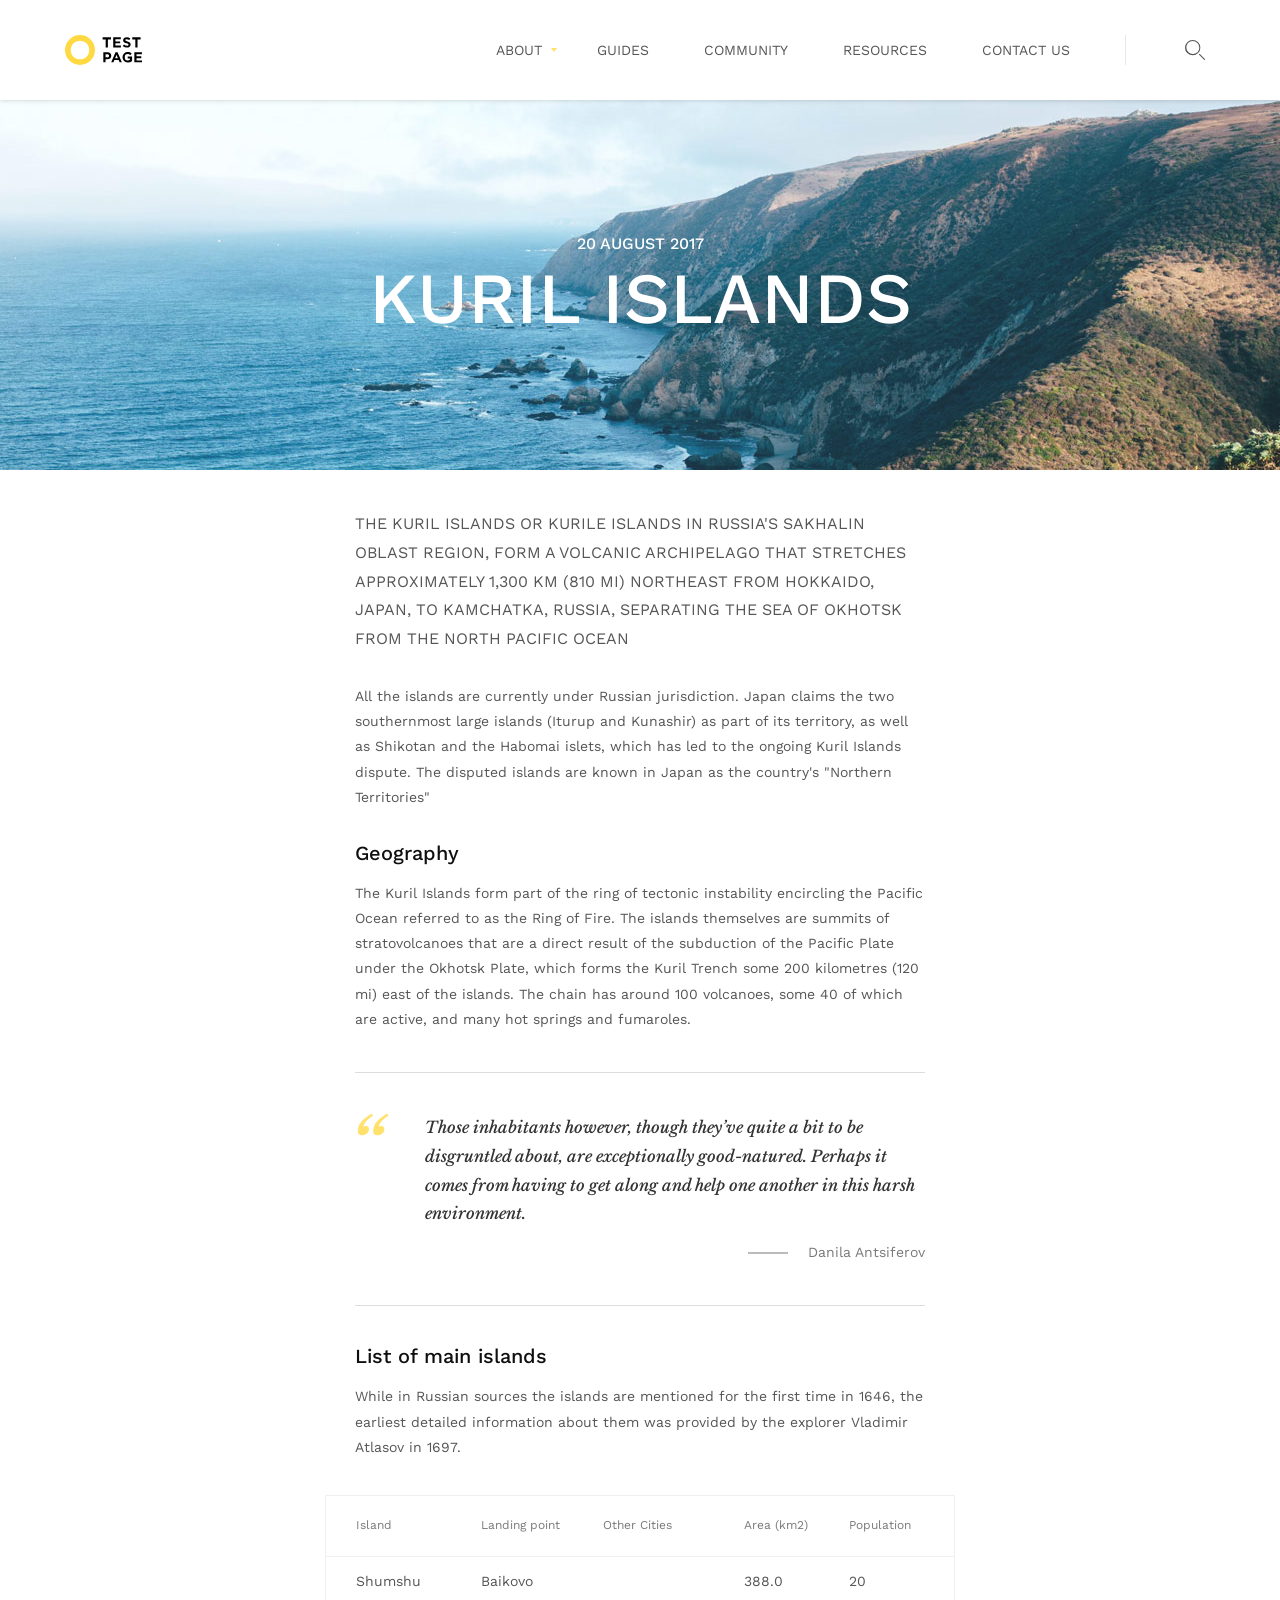
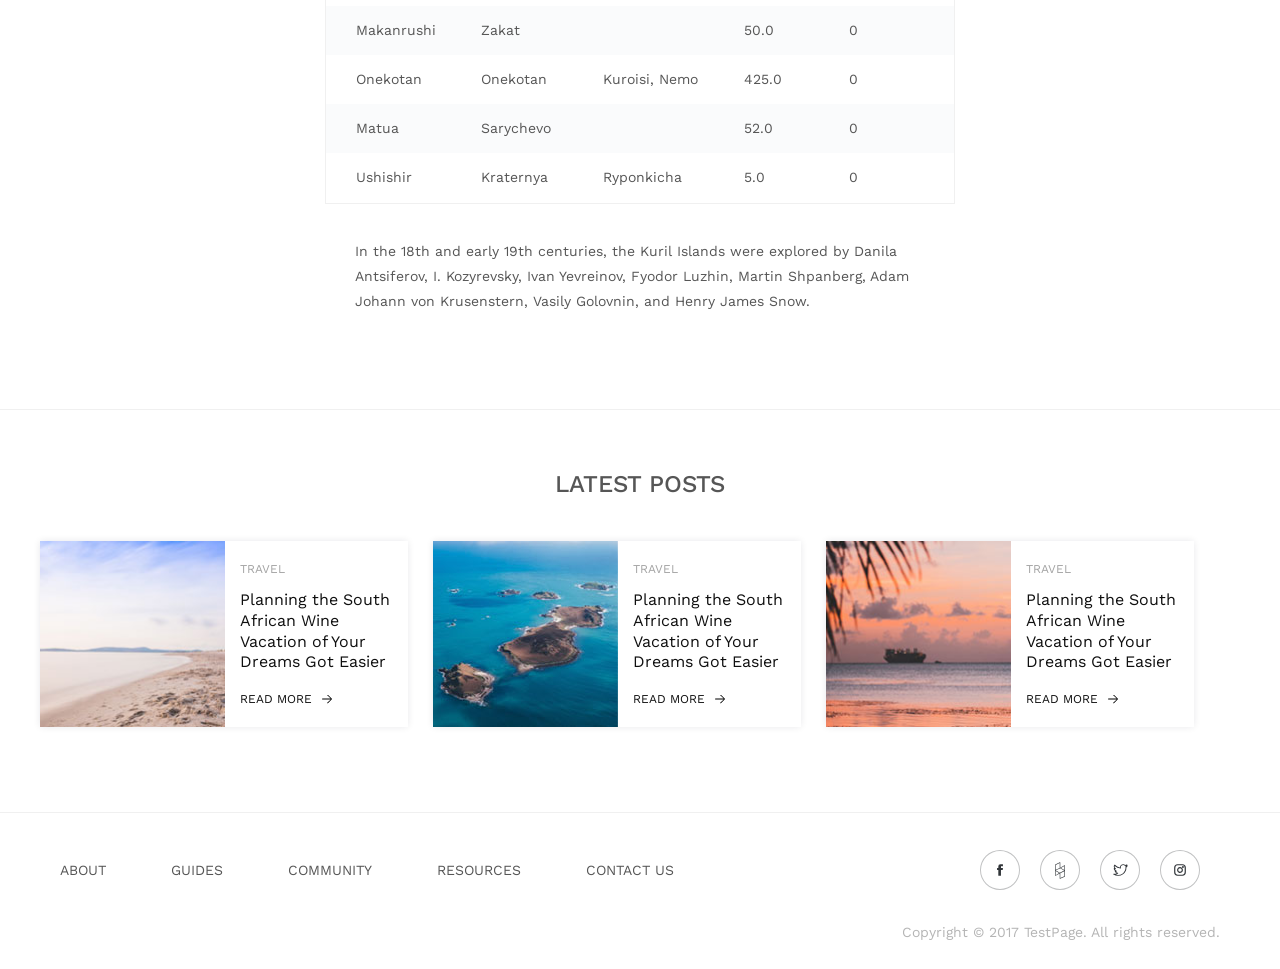
<file: index.html>
<!doctype html>
<html class="no-js" lang="ru">

<head>
    <meta charset="utf-8">
    <meta http-equiv="x-ua-compatible" content="ie=edge">
    <title>Test</title>
    <meta name="viewport" content="width=device-width, initial-scale=1.0, maximum-scale=1.0, user-scalable=no">
    <link rel="icon" type="image/png" href="assets/images/favicon/favicon.png">
    <link rel="apple-touch-icon" href="assets/images/favicon/favicon.png">

    <!-- fonts -->
    <link rel="stylesheet" href="https://maxcdn.bootstrapcdn.com/font-awesome/4.7.0/css/font-awesome.min.css">

    <!-- libs -->
    <link rel="stylesheet" href="assets/vendors/slick/slick.css">
    <link rel="stylesheet" href="assets/vendors/slick/slick-theme.css">

    <!-- main styles -->
    <link rel="stylesheet" href="assets/css/style.css">



</head>

<body>

<!-- HEADER -->
<header class="header" id="header">

            <div class="header_container">
                <div class="header_left">


                    <div class="header_logo">
                        <a href="index.html" class="header_link"> <img src="assets/images/logo.svg" alt="logo "
                                                                       class="header_img "> </a>
                    </div>
                </div>
                <div class="header_right">
                    <nav id="side-menu" class="swipe-menu">
    <ul class="swipe-menu__list">
        <li class="dropdown-item">
            <a href="#">About</a>
            <ul>
                <li><a href="#">Lorem</a></li>
                <li><a href="#">Lorem Lorem</a></li>
            </ul>

        </li>
        <li><a href="#">Guides</a></li>
        <li><a href="#">community</a></li>
        <li><a href="#">resources</a></li>
        <li><a href="#" class="js-form">Contact us</a></li>

    </ul>
</nav>
<!-- swipe-menu --> <button class="menu-btn js-toggle-menu" aria-labelledby="side-menu">
	<span class="menu-btn_inner">
		<span class="menu-btn_top"></span>
		<span class="menu-btn_middle"></span>
		<span class="menu-btn_bottom"></span>
	</span>
</button>
                    <div class="header_search">
                        <img src="assets/images/icons/search.svg" class="header_search-img js-search" alt="search">
                    </div>
                </div>

            </div>

</header>
<!-- HEADER end-->

<main class="main-content">
    <section class="section hero">
    <div class="hero_slider js-hero-slider">
        <div class="slider-elem" style="background-image: url(assets/images/bg/slide1.jpg)"></div>
        <div class="slider-elem" style="background-image: url(assets/images/bg/slide2.jpg)"></div>
    </div>
    <div class="hero_content">
        <div class="small-container">
            <div class="hero_date">20 August 2017</div>
            <h1 class="title">Kuril Islands</h1>
        </div>
    </div>
</section>
    <section class="section content">
    <div class="small-container">
        <!--<div class="content-container">-->
        <p class="text-uppercase">The Kuril Islands or Kurile Islands in Russia's Sakhalin Oblast region, form a
            volcanic archipelago that
            stretches approximately 1,300 km (810 mi) northeast from Hokkaido, Japan, to Kamchatka, Russia,
            separating the Sea of Okhotsk from the North Pacific Ocean</p>
        <p>All the islands are currently under Russian jurisdiction. Japan claims the two southernmost large islands
            (Iturup and Kunashir) as part of its territory, as well as Shikotan and the Habomai islets, which has
            led to the ongoing Kuril Islands dispute. The disputed islands are known in Japan as the country's
            "Northern Territories"</p>
        <h3>Geography</h3>
        <p>The Kuril Islands form part of the ring of tectonic instability encircling the Pacific Ocean referred to
            as the Ring of Fire. The islands themselves are summits of stratovolcanoes that are a direct result of
            the subduction of the Pacific Plate under the Okhotsk Plate, which forms the Kuril Trench some 200
            kilometres (120 mi) east of the islands. The chain has around 100 volcanoes, some 40 of which are
            active, and many hot springs and fumaroles. </p>
        <hr>
        <blockquote>
            <!--<span></span>-->
            <p>Those inhabitants however, though they’ve quite a bit to be disgruntled about, are exceptionally
                good-natured. Perhaps it comes from having to get along and help one another in this harsh
                environment.</p>
            <span>Danila Antsiferov</span>
        </blockquote>
        <hr>
        <h3>List of main islands</h3>
        <p>While in Russian sources the islands are mentioned for the first time in 1646, the earliest detailed
            information about them was provided by the explorer Vladimir Atlasov in 1697. </p>
    </div>
    <div class="table-wrap">


        <table>

            <tr>
                <th>Island</th>
                <th>Landing point</th>
                <th>Other Cities</th>
                <th>Area (km2)</th>
                <th>Population</th>
            </tr>
            <tr>
                <td>Shumshu</td>
                <td>Baikovo</td>
                <td></td>
                <td>388.0</td>
                <td>20</td>
            </tr>
            <tr>
                <td>Makanrushi</td>
                <td>Zakat</td>
                <td></td>
                <td>50.0</td>
                <td>0</td>
            </tr>
            <tr>
                <td>Onekotan</td>
                <td>Onekotan</td>
                <td>Kuroisi, Nemo</td>
                <td>425.0</td>
                <td>0</td>
            </tr>
            <tr>
                <td>Matua</td>
                <td>Sarychevo</td>
                <td></td>
                <td>52.0</td>
                <td>0</td>
            </tr>
            <tr>
                <td>Ushishir</td>
                <td>Kraternya</td>
                <td>Ryponkicha</td>
                <td>5.0</td>
                <td>0</td>

            </tr>
        </table>
    </div>
    <div class="small-container">
        <p>In the 18th and early 19th centuries, the Kuril Islands were explored by Danila Antsiferov, I. Kozyrevsky,
            Ivan Yevreinov, Fyodor Luzhin, Martin Shpanberg, Adam Johann von Krusenstern, Vasily Golovnin, and Henry
            James Snow.</p>
    </div>

    <!--</div>-->
</section>
    <section class="section latest-posts">
    <hr>
    <div class="latest-posts_wrapp">


        <div class="container-fluid">
            <h2 class="small-title">Latest Posts</h2>
            <div class="latest-posts_list">
                <div class="latest-posts_item">
                    <div class="latest-posts_img">
                        <img src="assets/images/bg/latest1.jpg" alt="img">
                    </div>
                    <div class="latest-posts_content">
                        <div class="latest-posts_tag">travel</div>
                        <div class="latest-posts_text">
                            <p>Planning the South African Wine Vacation of Your Dreams Got Easier</p>
                        </div>
                        <a href="#" class="latest-posts_link">READ MORE</a>
                    </div>
                </div> <div class="latest-posts_item">
                    <div class="latest-posts_img">
                        <img src="assets/images/bg/latest2.jpg" alt="img">
                    </div>
                    <div class="latest-posts_content">
                        <div class="latest-posts_tag">travel</div>
                        <div class="latest-posts_text">
                            <p>Planning the South African Wine Vacation of Your Dreams Got Easier</p>
                        </div>
                        <a href="#" class="latest-posts_link">READ MORE</a>
                    </div>
                </div>
                <div class="latest-posts_item">
                    <div class="latest-posts_img">
                        <img src="assets/images/bg/latest3.jpg" alt="img">
                    </div>
                    <div class="latest-posts_content">
                        <div class="latest-posts_tag">travel</div>
                        <div class="latest-posts_text">
                            <p>Planning the South African Wine Vacation of Your Dreams Got Easier</p>
                        </div>
                        <a href="#" class="latest-posts_link">READ MORE</a>
                    </div>
                </div>
            </div>
        </div>
    </div>
    <hr>
</section>
</main>
<!-- main-content -->

<footer class="footer" id="footer">
    <div class="footer_container">
        <ul class="footer_nav">
            <li><a href="">About</a></li>
            <li><a href="">Guides</a></li>
            <li><a href="">community</a></li>
            <li><a href="">resources</a></li>
            <li><a href=""  class="js-form">contact us</a></li>
        </ul>
        <ul class="footer_socials">
            <li>
                <a href="">
                    <svg data-name="Layer 1" xmlns="http://www.w3.org/2000/svg" viewBox="0 0 41 41"><title>
                        facebook</title>
                        <path d="M20.5,0A20.5,20.5,0,1,0,41,20.5,20.52,20.52,0,0,0,20.5,0Zm0,40A19.5,19.5,0,1,1,40,20.5,19.52,19.52,0,0,1,20.5,40Z"
                              style="fill:#c1c2c3"/>
                        <path d="M18.78,17V18.4H17.5v2.1h1.28v6h2.7v-6h1.8l.22-2.1h-2V17.13a.55.55,0,0,1,.6-.6H23.5v-2h-2A2.42,2.42,0,0,0,18.78,17Z"
                              style="fill:#313539"/>
                    </svg>
                </a>
            </li>
            <li>
                <a href="">
                    <svg data-name="Layer 1" xmlns="http://www.w3.org/2000/svg" viewBox="0 0 41 41"><title>
                        houzz</title>
                        <path d="M20.5,0A20.5,20.5,0,1,0,41,20.5,20.52,20.52,0,0,0,20.5,0Zm0,40A19.5,19.5,0,1,1,40,20.5,19.52,19.52,0,0,1,20.5,40Z"
                              style="fill:#c1c2c3"/>
                        <path d="M25.35,15.67a.29.29,0,0,0-.3,0l-4.26,2.51v-5.4a.29.29,0,0,0-.43-.26l-4.71,2.34a.29.29,0,0,0-.16.26v5.57a.29.29,0,0,0,.08.2.29.29,0,0,0-.08.2v5.17a.29.29,0,0,0,.44.25L20.21,24v5.19a.29.29,0,0,0,.29.29l.12,0,4.71-2.05a.29.29,0,0,0,.18-.27V21.29a.26.26,0,0,1,0-.19V15.93A.29.29,0,0,0,25.35,15.67Zm-9.26-.35,4.12-2.05v5.2l-4.12,1.8Zm0,10.44V21.62l3.52,2.07Zm4.28-2.39-.07,0-4.25-2.51,4.56-2a.3.3,0,0,0,.13-.11l4,2.37ZM24.91,27l-4.12,1.8V23.82l4.12-2.05Zm0-6.38L21.4,18.51l3.52-2.07Z"
                              style="fill:#313539"/>
                    </svg>
                </a>
            </li>
            <li>
                <a href="">
                    <svg data-name="Layer 1" xmlns="http://www.w3.org/2000/svg" viewBox="0 0 41 41"><title>
                        twitter</title>
                        <path d="M27.84,15.9a1.71,1.71,0,0,0,.2-.66.46.46,0,0,0-.27-.43.49.49,0,0,0-.52.06,3.27,3.27,0,0,1-1.31.48,3.25,3.25,0,0,0-2.17-.85,3.82,3.82,0,0,0-2.24.79,3.18,3.18,0,0,0-1.14,2.6,7.3,7.3,0,0,1-5-2.71A.51.51,0,0,0,15,15a.48.48,0,0,0-.4.23,3.09,3.09,0,0,0-.09,3.18l-.14,0a.46.46,0,0,0-.27.37,2.91,2.91,0,0,0,1.16,2.58l0,0a.45.45,0,0,0-.14.42,2.86,2.86,0,0,0,1.94,2,6.21,6.21,0,0,1-3,.5.48.48,0,0,0-.52.31.46.46,0,0,0,.21.55,9.7,9.7,0,0,0,4.74,1.29,8.84,8.84,0,0,0,5.06-1.56,8.54,8.54,0,0,0,3.55-7,10.52,10.52,0,0,0,1.31-1.38.45.45,0,0,0,0-.57A.49.49,0,0,0,27.84,15.9Zm-1.49,1.47a.46.46,0,0,0-.23.46s.45,3.46-3.18,6.39a7.94,7.94,0,0,1-4.46,1.35,8.23,8.23,0,0,1-2.56-.41,6.5,6.5,0,0,0,2.57-1.1.46.46,0,0,0,.17-.49.47.47,0,0,0-.41-.34,3.21,3.21,0,0,1-2-1,5.79,5.79,0,0,0,.62-.05.47.47,0,0,0,.41-.42.46.46,0,0,0-.33-.48,3,3,0,0,1-1.89-1.73,3.15,3.15,0,0,0,.71.11.47.47,0,0,0,.47-.31.46.46,0,0,0-.16-.53,2.49,2.49,0,0,1-1-2.52A8.82,8.82,0,0,0,21,18.88a.49.49,0,0,0,.43-.2.46.46,0,0,0,0-.46s-.49-1,.74-2.24a2.89,2.89,0,0,1,1.6-.55,2.38,2.38,0,0,1,1.67.75.49.49,0,0,0,.4.13c.05,0,.25,0,.52-.09l-.18.13a.46.46,0,0,0-.17.55.48.48,0,0,0,.52.28l.09,0A1.69,1.69,0,0,1,26.35,17.37Z"
                              style="fill:#313539"/>
                        <path d="M20.5,0A20.5,20.5,0,1,0,41,20.5,20.52,20.52,0,0,0,20.5,0Zm0,40A19.5,19.5,0,1,1,40,20.5,19.52,19.52,0,0,1,20.5,40Z"
                              style="fill:#c1c2c3"/>
                    </svg>
                </a>
            </li>
            <li>
                <a href="">
                    <svg data-name="Layer 1" xmlns="http://www.w3.org/2000/svg" viewBox="0 0 41 41"><title>
                        instagram</title>
                        <path d="M20.5,0A20.5,20.5,0,1,0,41,20.5,20.52,20.52,0,0,0,20.5,0Zm0,40A19.5,19.5,0,1,1,40,20.5,19.52,19.52,0,0,1,20.5,40Z"
                              style="fill:#c1c2c3"/>
                        <path d="M22.93,14.5H18.07a3.58,3.58,0,0,0-3.57,3.57v4.85a3.58,3.58,0,0,0,3.57,3.58h4.85a3.58,3.58,0,0,0,3.58-3.57V18.07A3.58,3.58,0,0,0,22.93,14.5Zm0,10.79H18.07a2.36,2.36,0,0,1-2.36-2.36V18.07a2.36,2.36,0,0,1,2.36-2.36h4.85a2.36,2.36,0,0,1,2.36,2.36v4.85h0A2.36,2.36,0,0,1,22.93,25.29Z"
                              style="fill:#313539"/>
                        <path d="M20.5,17.5a3,3,0,1,0,2.12.88A3,3,0,0,0,20.5,17.5Zm0,4.83h0a1.83,1.83,0,1,1,1.83-1.83A1.83,1.83,0,0,1,20.5,22.33Z"
                              style="fill:#313539"/>
                        <circle cx="23.5" cy="17.5" r="1" style="fill:#313539"/>
                    </svg>
                </a>
            </li>
        </ul>
    </div>
    <div class="footer_copy">
        <div class="footer_copy-text">
            Copyright © 2017 TestPage. All rights reserved.
        </div>
    </div>


</footer>

    <div class="search-popup" id="search-popup">
    <img src="assets/images/icons/close.svg" alt="cross" class="search-cross">
    <div class="search-popup-form">
        <form action="#" class="search-form">
            <div class="search-input-block">
                <input type="text" class="seaarch-popup-input" placeholder="Search">
                <button type="submit" class="search-input-btn"></button>
            </div>
        </form>
    </div>
</div>
    
<div class="form-popup" id="form-popup">
    <div class="form-popup_left" style="background-image: url(assets/images/bg/form.jpg)"></div>
    <div class="form-popup_right">
        <div class="form-popup_title">Contact Us</div>
        <form action="#" class="form-contact js-validate">
            <div class="form-contact_input-block">
                <input type="text" name="name" required class="form-contact_input" placeholder="Name">
            </div>
            <div class="form-contact_input-block">
                <input type="tel" name="phone" required class="form-contact_input" placeholder="Phone">
            </div>
            <div class="form-contact_input-block">
                <input type="email" name="email" required class="form-contact_input" placeholder="Email">
            </div>
            <div class="form-contact_input-block">
                <textarea class="form-contact_input"></textarea>
            </div>
            <div class="form-contact_input-block form-contact_btn-block">
                <input type="submit" class="form-contact_btn" value="send">
            </div>
        </form>
    </div>
    <img src="assets/images/icons/close.svg" alt="cross" class="search-cross">
</div>

<!-- h-pop-up-wrapper -->
<!-- SCRIPTS -->
<script src="https://code.jquery.com/jquery-3.3.1.min.js"></script>
<!--<script>-->
    <!--window.jQuery || document.write('<script src="assets/vendors/jquery/jquery-1.12.0.min.js"><\/script>')-->
<!--</script>-->
<!-- libs -->

<script src=assets/vendors/slick/slick.js></script>
<script src=assets/vendors/device.js></script>

<script src=assets/vendors/jquery-validation-1.15.0/dist/jquery.validate.js></script>
<!-- <script async defer src="https://maps.googleapis.com/maps/api/js?key=AIzaSyAYXKbm6zrBJXoLTKg5EHYKPp6FuP4ntlg&callback=initMap"> -->

<script src=assets/js/main.js></script>
<!-- SCRIPTS end-->

</body>

</html>
</file>
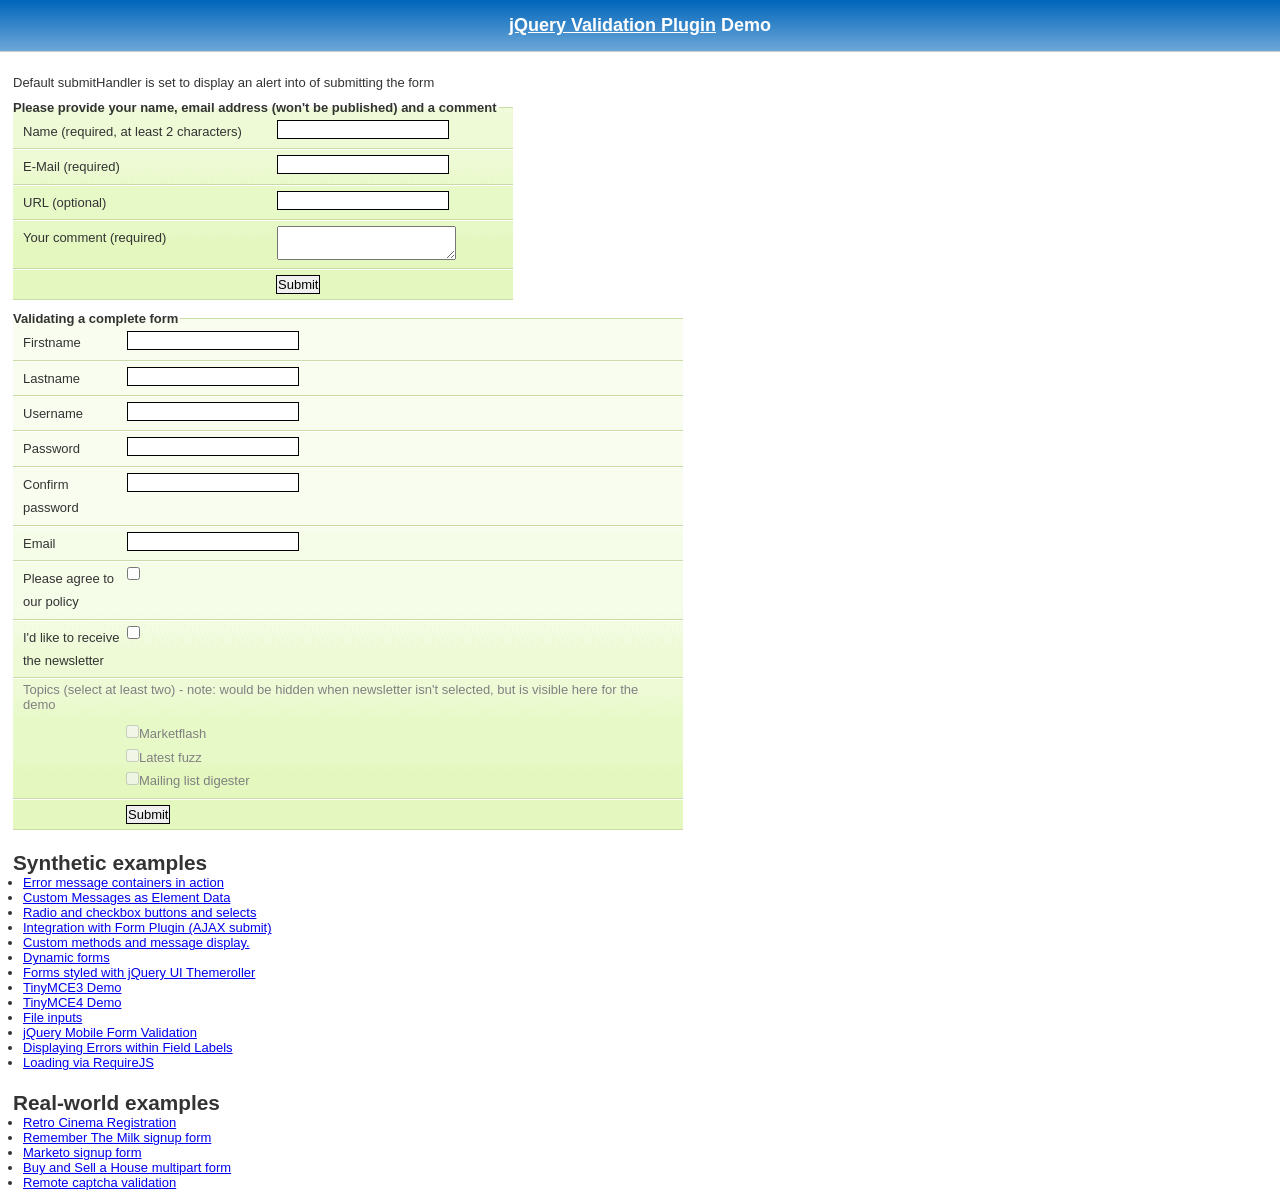
<file: assets/vendors/jquery-validation-1.15.0/demo/index.html>
<!DOCTYPE html>
<html lang="en">
<head>
	<meta charset="utf-8">
	<title>jQuery validation plug-in - main demo</title>
	<link rel="stylesheet" href="css/screen.css">
	<script src="../lib/jquery.js"></script>
	<script src="../dist/jquery.validate.js"></script>
	<script>
	$.validator.setDefaults({
		submitHandler: function() {
			alert("submitted!");
		}
	});

	$().ready(function() {
		// validate the comment form when it is submitted
		$("#commentForm").validate();

		// validate signup form on keyup and submit
		$("#signupForm").validate({
			rules: {
				firstname: "required",
				lastname: "required",
				username: {
					required: true,
					minlength: 2
				},
				password: {
					required: true,
					minlength: 5
				},
				confirm_password: {
					required: true,
					minlength: 5,
					equalTo: "#password"
				},
				email: {
					required: true,
					email: true
				},
				topic: {
					required: "#newsletter:checked",
					minlength: 2
				},
				agree: "required"
			},
			messages: {
				firstname: "Please enter your firstname",
				lastname: "Please enter your lastname",
				username: {
					required: "Please enter a username",
					minlength: "Your username must consist of at least 2 characters"
				},
				password: {
					required: "Please provide a password",
					minlength: "Your password must be at least 5 characters long"
				},
				confirm_password: {
					required: "Please provide a password",
					minlength: "Your password must be at least 5 characters long",
					equalTo: "Please enter the same password as above"
				},
				email: "Please enter a valid email address",
				agree: "Please accept our policy",
				topic: "Please select at least 2 topics"
			}
		});

		// propose username by combining first- and lastname
		$("#username").focus(function() {
			var firstname = $("#firstname").val();
			var lastname = $("#lastname").val();
			if (firstname && lastname && !this.value) {
				this.value = firstname + "." + lastname;
			}
		});

		//code to hide topic selection, disable for demo
		var newsletter = $("#newsletter");
		// newsletter topics are optional, hide at first
		var inital = newsletter.is(":checked");
		var topics = $("#newsletter_topics")[inital ? "removeClass" : "addClass"]("gray");
		var topicInputs = topics.find("input").attr("disabled", !inital);
		// show when newsletter is checked
		newsletter.click(function() {
			topics[this.checked ? "removeClass" : "addClass"]("gray");
			topicInputs.attr("disabled", !this.checked);
		});
	});
	</script>
	<style>
	#commentForm {
		width: 500px;
	}
	#commentForm label {
		width: 250px;
	}
	#commentForm label.error, #commentForm input.submit {
		margin-left: 253px;
	}
	#signupForm {
		width: 670px;
	}
	#signupForm label.error {
		margin-left: 10px;
		width: auto;
		display: inline;
	}
	#newsletter_topics label.error {
		display: none;
		margin-left: 103px;
	}
	</style>
</head>
<body>
<h1 id="banner"><a href="http://jqueryvalidation.org/">jQuery Validation Plugin</a> Demo</h1>
<div id="main">
	<p>Default submitHandler is set to display an alert into of submitting the form</p>
	<form class="cmxform" id="commentForm" method="get" action="">
		<fieldset>
			<legend>Please provide your name, email address (won't be published) and a comment</legend>
			<p>
				<label for="cname">Name (required, at least 2 characters)</label>
				<input id="cname" name="name" minlength="2" type="text" required>
			</p>
			<p>
				<label for="cemail">E-Mail (required)</label>
				<input id="cemail" type="email" name="email" required>
			</p>
			<p>
				<label for="curl">URL (optional)</label>
				<input id="curl" type="url" name="url">
			</p>
			<p>
				<label for="ccomment">Your comment (required)</label>
				<textarea id="ccomment" name="comment" required></textarea>
			</p>
			<p>
				<input class="submit" type="submit" value="Submit">
			</p>
		</fieldset>
	</form>
	<form class="cmxform" id="signupForm" method="get" action="">
		<fieldset>
			<legend>Validating a complete form</legend>
			<p>
				<label for="firstname">Firstname</label>
				<input id="firstname" name="firstname" type="text">
			</p>
			<p>
				<label for="lastname">Lastname</label>
				<input id="lastname" name="lastname" type="text">
			</p>
			<p>
				<label for="username">Username</label>
				<input id="username" name="username" type="text">
			</p>
			<p>
				<label for="password">Password</label>
				<input id="password" name="password" type="password">
			</p>
			<p>
				<label for="confirm_password">Confirm password</label>
				<input id="confirm_password" name="confirm_password" type="password">
			</p>
			<p>
				<label for="email">Email</label>
				<input id="email" name="email" type="email">
			</p>
			<p>
				<label for="agree">Please agree to our policy</label>
				<input type="checkbox" class="checkbox" id="agree" name="agree">
			</p>
			<p>
				<label for="newsletter">I'd like to receive the newsletter</label>
				<input type="checkbox" class="checkbox" id="newsletter" name="newsletter">
			</p>
			<fieldset id="newsletter_topics">
				<legend>Topics (select at least two) - note: would be hidden when newsletter isn't selected, but is visible here for the demo</legend>
				<label for="topic_marketflash">
					<input type="checkbox" id="topic_marketflash" value="marketflash" name="topic">Marketflash
				</label>
				<label for="topic_fuzz">
					<input type="checkbox" id="topic_fuzz" value="fuzz" name="topic">Latest fuzz
				</label>
				<label for="topic_digester">
					<input type="checkbox" id="topic_digester" value="digester" name="topic">Mailing list digester
				</label>
				<label for="topic" class="error">Please select at least two topics you'd like to receive.</label>
			</fieldset>
			<p>
				<input class="submit" type="submit" value="Submit">
			</p>
		</fieldset>
	</form>
	<h3>Synthetic examples</h3>
	<ul>
		<li><a href="errorcontainer-demo.html">Error message containers in action</a>
		</li>
		<li><a href="custom-messages-data-demo.html">Custom Messages as Element Data</a>
		</li>
		<li><a href="radio-checkbox-select-demo.html">Radio and checkbox buttons and selects</a>
		</li>
		<li><a href="ajaxSubmit-integration-demo.html">Integration with Form Plugin (AJAX submit)</a>
		</li>
		<li><a href="custom-methods-demo.html">Custom methods and message display.</a>
		</li>
		<li><a href="dynamic-totals.html">Dynamic forms</a>
		</li>
		<li><a href="themerollered.html">Forms styled with jQuery UI Themeroller</a>
		</li>
		<li><a href="tinymce/">TinyMCE3 Demo</a>
		</li>
		<li><a href="tinymce4/">TinyMCE4 Demo</a>
		</li>
		<li><a href="file_input.html">File inputs</a>
		</li>
		<li><a href="jquerymobile.html">jQuery Mobile Form Validation</a>
		</li>
		<li><a href="errors-within-labels.html">Displaying Errors within Field Labels</a>
		</li>
		<li><a href="requirejs/index.html">Loading via RequireJS</a>
		</li>
	</ul>
	<h3>Real-world examples</h3>
	<ul>
		<li><a href="cinema/">Retro Cinema Registration</a></li>
		<li><a href="milk/">Remember The Milk signup form</a></li>
		<li><a href="marketo/">Marketo signup form</a></li>
		<li><a href="multipart/">Buy and Sell a House multipart form</a></li>
		<li><a href="captcha/">Remote captcha validation</a></li>
	</ul>
</div>
</body>
</html>
</file>
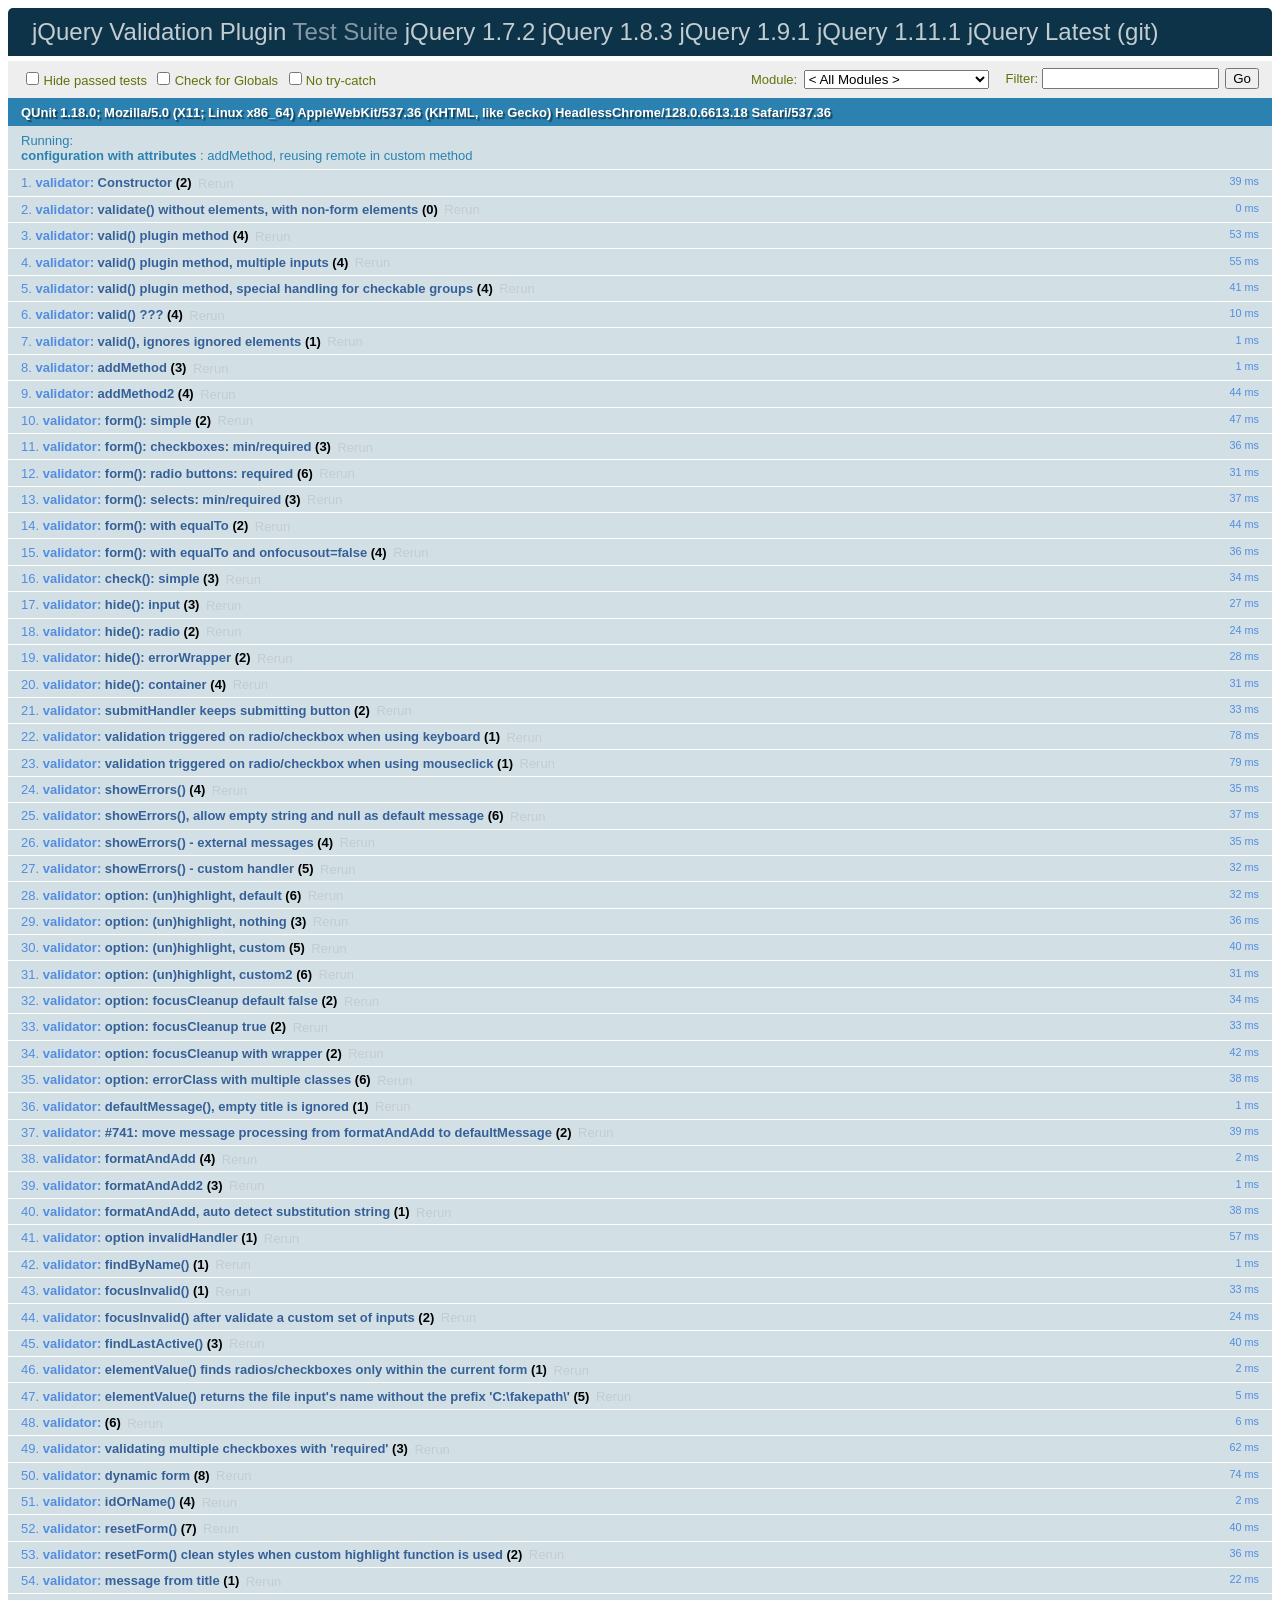
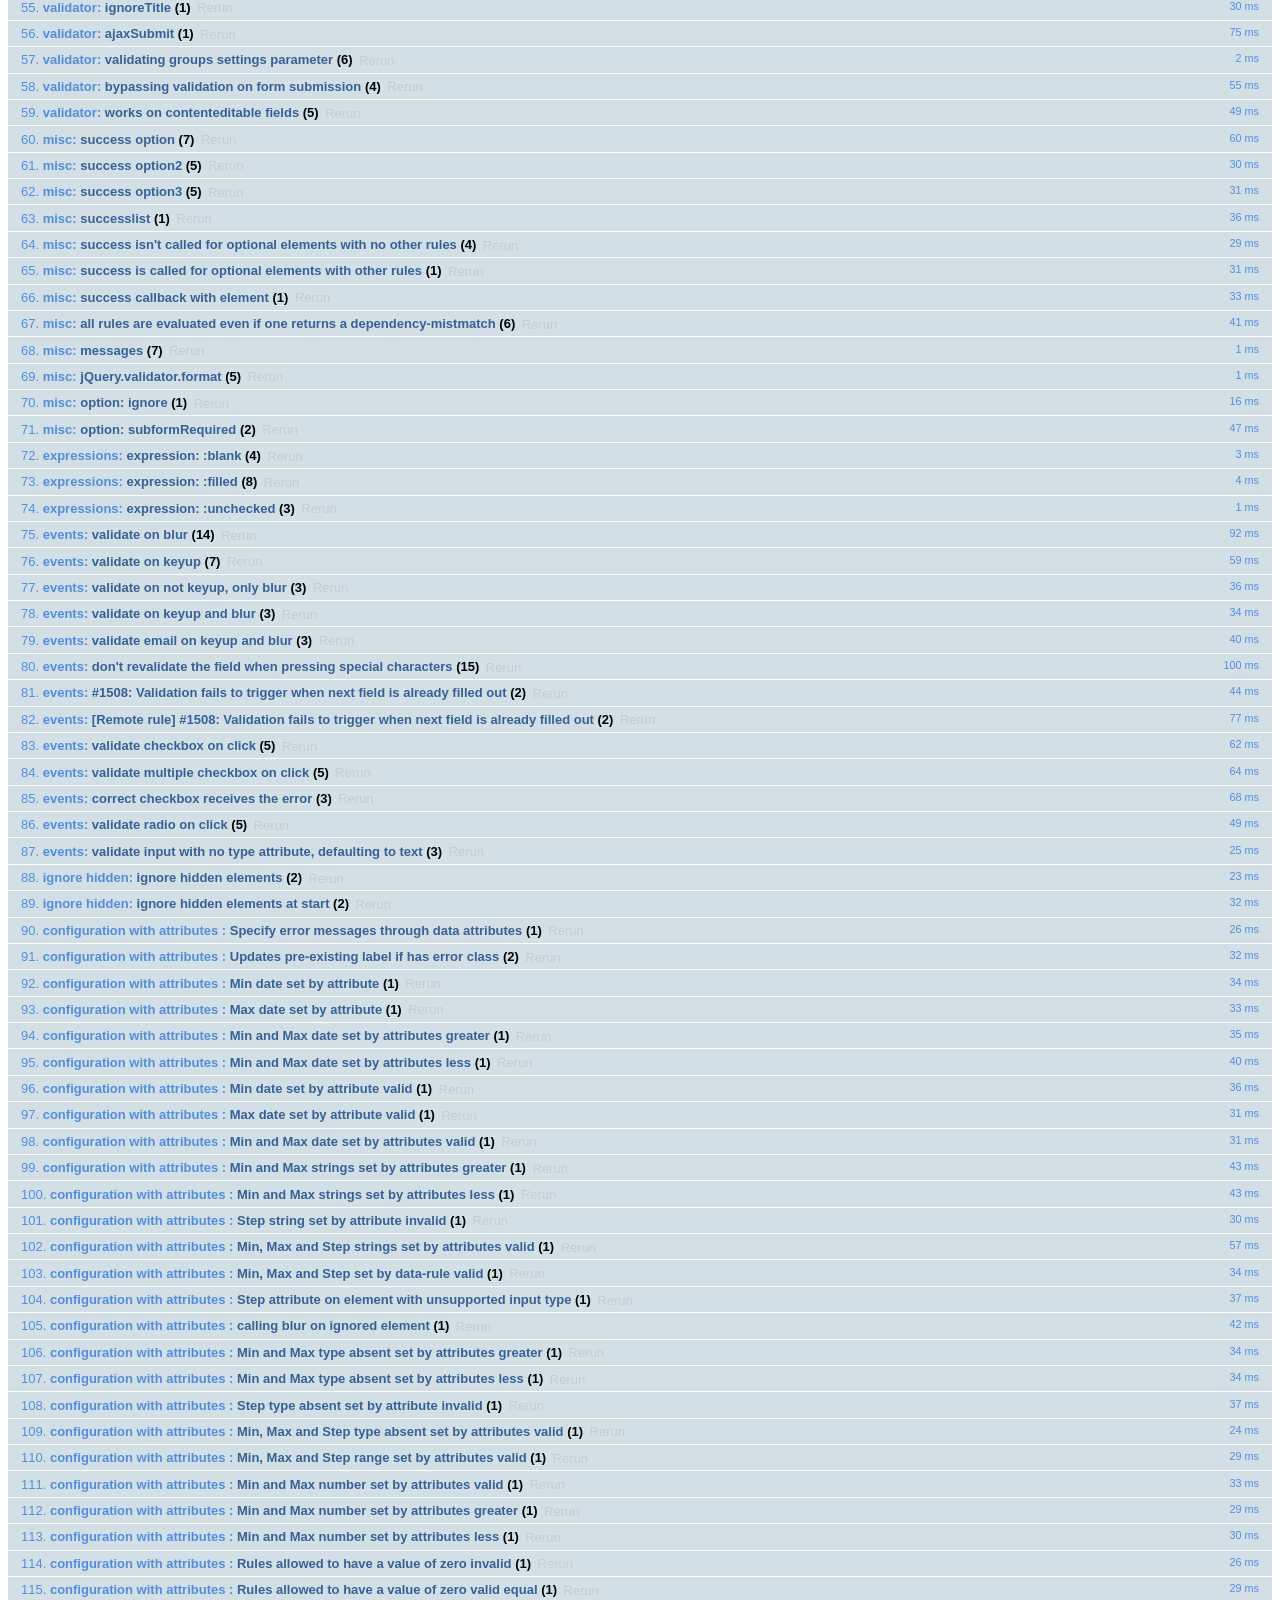
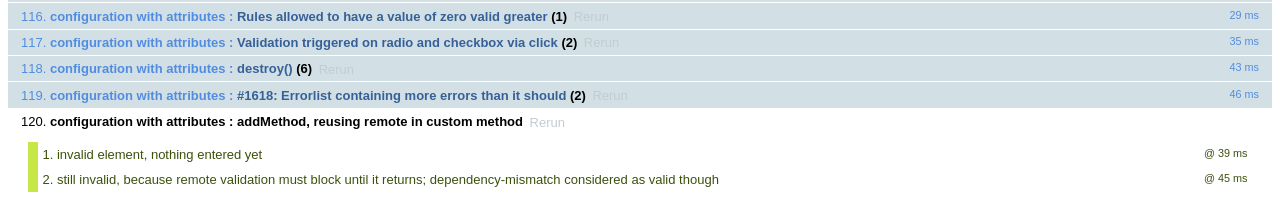
<file: assets/vendors/jquery-validation-1.15.0/test/index.html>
<!DOCTYPE html>
<html id="html">
<head>
	<meta charset="utf-8">
	<title>jQuery - Validation Test Suite</title>
	<link rel="stylesheet" href="qunit/qunit.css">
	<script src="../lib/jquery.js"></script>
	<script src="../lib/jquery.simulate.js"></script>
	<script src="../lib/jquery.form.js"></script>
	<script src="qunit/qunit.js"></script>
	<script src="../lib/jquery.mockjax.js"></script>
	<script src="../dist/jquery.validate.js"></script>
	<script src="../dist/additional-methods.js"></script>
	<script src="test.js"></script>
	<script src="rules.js"></script>
	<script src="messages.js"></script>
	<script src="methods.js"></script>
	<script src="additional/creditcard.js"></script>
	<script src="aria.js"></script>
	<script src="error-placement.js"></script>
</head>
<body id="body">
<h1 id="qunit-header">
	<a href="http://jqueryvalidation.org/">jQuery Validation Plugin</a> Test Suite
	<a href="?jquery=1.7.2">jQuery 1.7.2</a>
	<a href="?jquery=1.8.3">jQuery 1.8.3</a>
	<a href="?jquery=1.9.1">jQuery 1.9.1</a>
	<a href="?jquery=1.11.1">jQuery 1.11.1</a>
	<a href="?jquery=git">jQuery Latest (git)</a>
</h1>
<div>
</div>
<h2 id="qunit-banner"></h2>
<div id="qunit-testrunner-toolbar"></div>
<h2 id="qunit-userAgent"></h2>
<ol id="qunit-tests"></ol>
<!-- Test HTML -->
<div id="other" style="display:none;">
	<input type="password" name="pw1" id="pw1" value="engfeh">
	<input type="password" name="pw2" id="pw2" value="">
</div>
<div id="qunit-fixture">
	<p id="firstp">See <a id="simon1" href="http://simon.incutio.com/archive/2003/03/25/#getElementsBySelector" rel="bookmark">this blog entry</a> for more information.</p>
	<p id="ap">
		Here are some links in a normal paragraph: <a id="google" href="http://www.google.com/" title="Google!">Google</a>,
		<a id="groups" href="http://groups.google.com/">Google Groups</a>. This link has
		<code><a href="#" id="anchor1">class="blog"</a>
		</code>:
		<a href="http://diveintomark.org/" class="blog" hreflang="en" id="mark">diveintomark</a>
	</p>
	<div id="foo">
		<p id="sndp">Everything inside the red border is inside a div with
			<code>id="foo"</code>.</p>
		<p lang="en" id="en">This is a normal link: <a id="yahoo" href="http://www.yahoo.com/" class="blogTest">Yahoo</a>
		</p>
		<p id="sap">This link has
			<code><a href="#2" id="anchor2">class="blog"</a>
			</code>: <a href="http://simon.incutio.com/" class="blog link" id="simon">Simon Willison's Weblog</a>
		</p>
	</div>
	<p id="first">Try them out:</p>
	<ul id="firstUL"></ul>
	<ol id="empty"></ol>
	<form id="testForm1">
		<input type="text" data-rule-required="true" data-rule-minlength="2" title="buga" name="firstname" id="firstname">
		<label id="errorFirstname" for="firstname" class="error">error for firstname</label>
		<input type="text" data-rule-required="true" title="buga" name="lastname" id="lastname">
		<input type="text" data-rule-required="true" title="something" name="something" id="something" value="something">
	</form>
	<form id="testForm1clean">
		<input title="buga" name="firstnamec" id="firstnamec">
		<label id="errorFirstnamec" for="firstnamec" class="error">error for firstname</label>
		<input title="buga" name="lastname" id="lastnamec">
		<input name="username" id="usernamec">
		<input id="urlc" type="text" name="urlc">
	</form>
	<form id="userForm">
		<input type="text" data-rule-required="true" name="username" id="username">
		<input type="submit" name="submitButton" value="submitButtonValue">
	</form>
	<form id="signupForm" action="form.php">
		<input id="user" name="user" title="Please enter your username (at least 3 characters)" data-rule-required="true" data-rule-minlength="3">
		<input type="password" name="password" id="password" data-rule-required="true" data-rule-minlength="5">
	</form>
	<form id="testForm2">
		<input data-rule-required="true" type="radio" name="agree" id="agb">
		<label for="agree" id="agreeLabel" class="xerror">error for agb</label>
	</form>
	<form id="testForm3">
		<select data-rule-required="true" name="meal" id="meal">
			<option value="">Please select...</option>
			<option value="1">Food</option>
			<option value="2">Milk</option>
		</select>
	</form>
	<div class="error" id="errorContainer">
		<ul>
			<li class="error" id="errorWrapper">
				<label for="meal" id="mealLabel" class="error">error for meal</label>
			</li>
		</ul>
	</div>
	<form id="testForm4">
		<input data-rule-foo="true" name="f1" id="f1">
		<input data-rule-bar="true" name="f2" id="f2">
	</form>
	<form id="testForm5">
		<input data-rule-equalto="#x2" value="x" name="x1" id="x1">
		<input data-rule-equalto="#x1" value="y" name="x2" id="x2">
	</form>
	<form id="testForm6">
		<input data-rule-required="true" data-rule-minlength="2" type="checkbox" name="check" id="form6check1">
		<input type="checkbox" name="check" id="form6check2">
	</form>
	<form id="testForm7">
		<select data-rule-required="true" data-rule-minlength="2" name="selectf7" id="selectf7" multiple="multiple">
			<option id="optionxa" value="0">0</option>
			<option id="optionxb" value="1">1</option>
			<option id="optionxc" value="2">2</option>
			<option id="optionxd" value="3">3</option>
		</select>
	</form>
	<form id="dateRangeForm">
		<input id="fromDate" name="fromDate" class="requiredDateRange" value="x">
		<input id="toDate" name="toDate" class="requiredDateRange" value="y">
		<span class="errorContainer"></span>
	</form>
	<form id="testForm8">
		<input id="form8input" data-rule-required="true" data-rule-number="true" data-rule-rangelength="2,8" name="abc">
		<input type="radio" name="radio1">
	</form>
	<form id="testForm9">
		<input id="testEmail9" data-rule-required="true" data-rule-email="true" data-msg-required="required" data-msg-email="email">
		<input id="testGeneric9" data-rule-required="true" data-rule-email="true" data-msg="generic" data-msg-email="email">
	</form>
	<form id="testForm10">
		<input type="radio" name="testForm10Radio" value="1" id="testForm10Radio1">
		<input type="radio" name="testForm10Radio" value="2" id="testForm10Radio2">
	</form>
	<form id="testForm11">
		<!-- HTML5 -->
		<input required type="text" name="testForm11Text" id="testForm11text1">
	</form>
	<form id="testForm12">
		<!-- empty "type" attribute -->
		<input name="testForm12text" id="testForm12text" data-rule-required="true">
	</form>
	<form id="testForm13">
		<select id="cars-select" name="cars" title="Please select at least two cars, but no more than three" required rangelength="[2,3]" multiple="multiple">
			<option value="m_sl">Mercedes SL</option>
			<option value="o_c">Opel Corsa</option>
			<option value="vw_p">VW Polo</option>
			<option value="t_s">Titanic Skoda</option>
		</select>
	</form>
	<form id="testForm14">
		<!-- test existing "label" error holder -->
		<input name="testForm14text" id="testForm14text" data-rule-required="true" data-msg="required">
		<label for="testForm14text" class="error"></label>
	</form>
	<form id="testForm16">
		<!-- test existing "label" attribute -->
		<input name="testForm16text" id="testForm16text" data-rule-required="true" data-msg="missing">
		<label for="testForm16text" class="title">Field Label</label>
	</form>
	<form id="testForm15">
		<!-- test existing non-label error holder -->
		<input name="testForm15text" id="testForm15text" data-rule-required="true" data-msg="required" aria-describedby="testForm15text-error">
		<span id="testForm15text-error" class="error"></span>
	</form>
	<form id="testForm17">
		<!-- test existing non-error aria-describedby -->
		<label for="testForm17text">My Label</label>
		<input name="testForm17text" id="testForm17text" data-rule-required="true" data-msg="required" aria-describedby="testForm17text-description">
		<span id="testForm17text-description">This is where you enter your data</span>
	</form>
	<form id="testForm18">
		<!-- test id/name containing brackets -->
		<input name="testForm18[text]" id="testForm18[text]" required>
	</form>
	<form id="testForm19">
		<!-- test id/name containing $ -->
		<input name="testForm19$text" id="testForm19$text" required>
	</form>
	<form id="dataMessages">
		<input name="dataMessagesName" id="dataMessagesName" class="required" data-msg-required="You must enter a value here">
	</form>
	<div id="simplecontainer">
		<h3></h3>
	</div>
	<div id="container" style="min-height:1px"></div>
	<ol id="labelcontainer"></ol>
	<form id="elementsOrder">
		<select class="required" name="order1" id="order1">
			<option value="">none</option>
		</select>
		<input class="required" name="order2" id="order2">
		<input class="required" name="order3" type="checkbox" id="order3">
		<input class="required" name="order4" id="order4">
		<input class="required" name="order5" type="radio" id="order5">
		<input class="required" name="order6" id="order6">
		<ul id="orderContainer">
		</ul>
	</form>
	<form id="form" action="formaction">
		<input type="text" name="action" value="Test" id="text1">
		<input type="text" name="text2" value="" id="text1b">
		<input type="text" name="text2" value="T " id="text1c">
		<input type="text" name="text2" value="T" id="text2">
		<input type="text" name="text2" value="TestTestTest" id="text3">
		<input type="text" name="action" value="0" id="value1">
		<input type="text" name="text2" value="10" id="value2">
		<input type="text" name="text2" value="1000" id="value3">
		<input type="radio" name="radio1" id="radio1">
		<input type="radio" name="radio1" id="radio1a">
		<input type="radio" name="radio2" id="radio2" checked="checked">
		<input type="radio" name="radio" id="radio3">
		<input type="radio" name="radio" id="radio4" checked="checked">
		<input type="checkbox" name="check" id="check1" checked="checked">
		<input type="checkbox" name="check" id="check1b">
		<input type="checkbox" name="check2" id="check2">
		<input type="checkbox" name="check3" id="check3" checked="checked">
		<input type="checkbox" name="check3" checked="checked">
		<input type="checkbox" name="check3" checked="checked">
		<input type="checkbox" name="check3" checked="checked">
		<input type="checkbox" name="check3" checked="checked">
		<input type="hidden" name="hidden" id="hidden1">
		<input type="text" style="display:none;" name="foo[bar]" id="hidden2">
		<input type="text" readonly="readonly" id="name" name="name" value="name">
		<button name="button">Button</button>
		<textarea id="area1" name="area1">foobar</textarea>
		<textarea id="area2" name="area2"></textarea>
		<select name="select1" id="select1">
			<option id="option1a" value="">Nothing</option>
			<option id="option1b" value="1">1</option>
			<option id="option1c" value="2">2</option>
			<option id="option1d" value="3">3</option>
		</select>
		<select name="select2" id="select2">
			<option id="option2a" value="">Nothing</option>
			<option id="option2b" value="1">1</option>
			<option id="option2c" value="2">2</option>
			<option id="option2d" selected="selected" value="3">3</option>
		</select>
		<select name="select3" id="select3" multiple="multiple">
			<option id="option3a" value="">Nothing</option>
			<option id="option3b" selected="selected" value="1">1</option>
			<option id="option3c" selected="selected" value="2">2</option>
			<option id="option3d" value="3">3</option>
		</select>
		<select name="select4" id="select4" multiple="multiple">
			<option id="option4a" selected="selected" value="1">1</option>
			<option id="option4b" selected="selected" value="2">2</option>
			<option id="option4c" selected="selected" value="3">3</option>
			<option id="option4d" selected="selected" value="4">4</option>
			<option id="option4e" selected="selected" value="5">5</option>
		</select>
		<select name="select5" id="select5" multiple="multiple">
			<option id="option5a" value="0">0</option>
			<option id="option5b" value="1">1</option>
			<option id="option5c" value="2">2</option>
			<option id="option5d" value="3">3</option>
		</select>
	</form>
	<form id="v2">
		<input id="v2-i1" name="v2-i1" class="required">
		<input id="v2-i2" name="v2-i2" class="required email">
		<input id="v2-i3" name="v2-i3" class="url">
		<input id="v2-i4" name="v2-i4" class="required" minlength="2">
		<input id="v2-i5" name="v2-i5" class="required" minlength="2" maxlength="5" customMethod1="123">
		<input id="v2-i6" name="v2-i6" class="required customMethod2" data-rule-maxlength="5" data-rule-minlength="2">
		<input id="v2-i7" name="v2-i7">
	</form>
	<form id="checkables">
		<input type="checkbox" id="checkable1" name="checkablesgroup" class="required">
		<input type="checkbox" id="checkable2" name="checkablesgroup">
		<input type="checkbox" id="checkable3" name="checkablesgroup">
	</form>
	<form id="subformRequired">
		<div class="billingAddressControl">
			<input type="checkbox" id="bill_to_co" name="bill_to_co" class="toggleCheck" checked="checked" style="width: auto;" tabindex="1">
			<label for="bill_to_co" style="cursor:pointer">Same as Company Address</label>
		</div>
		<div id="subform">
			<input maxlength="40" class="billingRequired" name="bill_first_name" size="20" type="text" tabindex="2" value="">
		</div>
		<input id="co_name" class="required" maxlength="40" name="co_name" size="20" type="text" tabindex="1" value="">
	</form>
	<form id="withTitle">
		<input class="required" name="hastitle" type="text" title="fromtitle">
	</form>
	<form id="ccform" method="get">
		<input id="cardnumber" name="cardnumber">
	</form>
	<form id="productInfo">
		<input class="productInfo" name="partnumber">
		<input class="productInfo" name="description">
		<input class="productInfo" name="color">
		<input name="supplier">
		<input class="productInfo" type="checkbox" name="discount">
	</form>
	<form id="updateLabel">
		<input class="required" name="updateLabelInput" id="updateLabelInput" data-msg-required="You must enter a value here">
		<label id="targetLabel" class="error" for="updateLabelInput">Some server-side error</label>
	</form>
	<form id="rangesMinDateInvalid">
		<input type="date" id="minDateInvalid" name="minDateInvalid" min="2012-12-21" value="2012-11-21">
	</form>
	<form id="ranges">
		<input type="date" id="maxDateInvalid" name="maxDateInvalid" max="2012-12-21" value="2013-01-21">
		<input type="date" id="rangeDateInvalidGreater" name="rangeDateInvalidGreater" min="2012-11-21" max="2013-01-21" value="2013-02-21">
		<input type="date" id="rangeDateInvalidLess" name="rangeDateInvalidLess" min="2012-11-21" max="2013-01-21" value="2012-10-21">
		<input type="date" id="maxDateValid" name="maxDateValid" max="2013-01-21" value="2012-12-21">
		<input type="date" id="rangeDateValid" name="rangeDateValid" min="2012-11-21" max="2013-01-21" value="2012-12-21">
		<!-- input type text is not supposed to have min/max/step according to html5,
			 but for backward compatibility with 1.10.0 we treat it as number.
			 you can also use type="number", in which case the browser may also
			 do validation, and mobile browsers may offer a numeric keypad to edit
			 the value.
			 Type absent is treated like type="text".
		  -->
		<input type="text" id="rangeTextInvalidGreater" name="rangeTextInvalidGreater" min="50" max="200" value="1000">
		<input type="text" id="rangeTextInvalidLess" name="rangeTextInvalidLess" min="200" max="1000" value="50">
		<input type="text" id="rangeTextInvalidStep" name="rangeTextInvalidStep" min="200" max="1000" step="100" value="250">
		<input id="rangeAbsentInvalidGreater" name="rangeAbsentInvalidGreater" min="50" max="200" value="1000">
		<input id="rangeAbsentInvalidLess" name="rangeAbsentInvalidLess" min="200" max="1000" value="50">
		<input id="rangeAbsentInvalidStep" name="rangeAbsentInvalidStep" min="200" max="1000" step="100" value="250">
		<input type="text" id="rangeTextValid" name="rangeTextValid" min="50" max="1000" step="50" value="200">
		<input type="text" id="rangeTextDataRuleValid" name="rangeTextValid" data-rule-min="50" data-rule-max="1000.00" data-rule-step="50.0" value="200">
		<input id="rangeAbsentValid" name="rangeAbsentValid" min="50" max="1000" step="50" value="200">
		<!-- ranges are like numbers in html5, except that browser is not required
			 to demand an exact value.  User interface could be a slider.
		  -->
		<input type="range" id="rangeRangeValid" name="rangeRangeValid" min="50" max="1000" step="50" value="200">
		<input type="number" id="rangeNumberValid" name="rangeNumberValid" min="50" max="1000" value="200">
		<input type="number" id="rangeNumberInvalidGreater" name="rangeNumberInvalidGreater" min="50" max="200" value="1000">
		<input type="number" id="rangeNumberInvalidLess" name="rangeNumberInvalidLess" min="50" max="200" value="6">
		<input type="number" id="rangeMinZeroInvalidLess" name="rangeMinZeroInvalidLess" min="0" value="-1">
		<input type="number" id="rangeMinZeroValidEqual" name="rangeMinZeroValidEqual" min="0" value="0">
		<input type="number" id="rangeMinZeroValidGreater" name="rangeMinZeroValidGreater" min="0" value="1">
	</form>
	<form id="stepOnUnsupportedType">
		<input type="date" id="stepOnUnsupportedTypeInput" name="stepOnUnsupportedTypeInput" step="1">
	</form>
	<form id="rangeMinDateValid">
		<input type="date" id="minDateValid" name="minDateValid" min="2012-11-21" value="2012-12-21">
	</form>
	<form id="bypassValidation">
		<input type="text" name="bypassValidationRequiredInput" required>
		<input id="normalSubmit" type="submit" value="submit">
		<input id="bypassSubmitWithCancel" type="submit" class="cancel" value="bypass1">
		<input id="bypassSubmitWithNoValidate1" type="submit" formnovalidate value="bypass1">
		<input id="bypassSubmitWithNoValidate2" type="submit" formnovalidate="formnovalidate" value="bypass2">
	</form>
	<form id="ariaInvalid">
		<input type="text" name="ariaInvalidFirstName" id="ariaInvalidFirstName">
	</form>
	<form id="ariaRequired">
		<input type="text" name="ariaRequiredDynamic" id="ariaRequiredDynamic">
		<input type="text" name="ariaRequiredStatic" id="ariaRequiredStatic" required="">
		<input type="text" name="ariaRequiredData" id="ariaRequiredData" data-rule-required="true">
		<input type="text" name="ariaRequiredClass" id="ariaRequiredClass" class="required">
	</form>
	<form id="ignoredElements">
		<select id="ss1" class="ignore">
			<option value="1">option 1</option>
			<option value="2">option 2</option>
		</select>
		<br>
		<input name="test" class="required" value="">
	</form>
	<form id="radiocheckbox" autocomplete="off">
		<input id="radiocheckbox-0-1" autocomplete="off" type="radio" name="radiocheckbox-0" required="required">
		<input id="radiocheckbox-0-2" autocomplete="off" type="radio" name="radiocheckbox-0" required="required">
		<input id="radiocheckbox-0-3" autocomplete="off" type="radio" name="radiocheckbox-0" required="required">
		<input id="radiocheckbox-1-1" autocomplete="off" type="checkbox" name="radiocheckbox-1" required="required">
		<input id="radiocheckbox-1-2" autocomplete="off" type="checkbox" name="radiocheckbox-1" required="required">
		<input id="radiocheckbox-1-3" autocomplete="off" type="checkbox" name="radiocheckbox-1" required="required">
	</form>
	<form id="testForm20">
		<!-- test id/name containing single quotes -->
		<input name="testForm20['text input']" id="testForm20['textinput']" required>
		<input type="checkbox" id="testForm20['checkboxinput']" name="testForm20['checkbox input']" required>
		<input type="radio" id="testForm20['radioinput']" name="testForm20['radio input']" required>
	</form>
	<form id="testForm21">
		<label for="testForm21!#$%&'()*+,./:;<=>?@[\]^`{|}~">Input text</label>
		<input type="text" name="testForm21!#$%&'()*+,./:;<=>?@[\]^`{|}~" id="testForm21!#$%&'()*+,./:;<=>?@[\]^`{|}~" required minlength="15">
	</form>
	<form id="testForm22">
		<label for="tF22Input">Input text</label>
		<input type="text" name="tF22Input" id="tF22Input" required minlength="5" data-msg-minlength="You should enter at least {0} characters.">
	</form>
	<form id="contenteditableForm">
		<div contenteditable id="contenteditableNumberInvalid" data-rule-number="true" name="field1">ABC</div>
		<div contenteditable id="contenteditableNumberValid" data-rule-number="true" name="field2">123</div>
		<div contenteditable id="contenteditableRequiredInvalid" data-rule-required="true" name="field3"></div>
		<div contenteditable id="contenteditableRequiredValid" data-rule-required="true" name="field3">Some text</div>
		<input id="contenteditableInput" type="text" data-rule-number="true" name="field4" value="ABC" />
	</form>
	<form id="testForm23">
		<input name="box1" id="box1" type="text" value="" />
		<input name="box2" id="box2" type="text" value="" />
	</form>
	<form id="testForm24">
		<input id="val1" type="hidden" name="val1" value="hello" />
		<input id="val2" type="text" name="val2" value="" />
		<input id="val3" type="text" name="val3" value="" />
	</form>
	<form id="add-method-remote">
		<input id="add-method-username" type="text" name="username" value="" data-rule-workemail="somevalue" required />
	</form>
	<form id="testForm25">
		<input type="text" data-rule-required="true" title="something25" name="something25" id="something25" value="">
	</form>
</div>
</body>
</html>
</file>
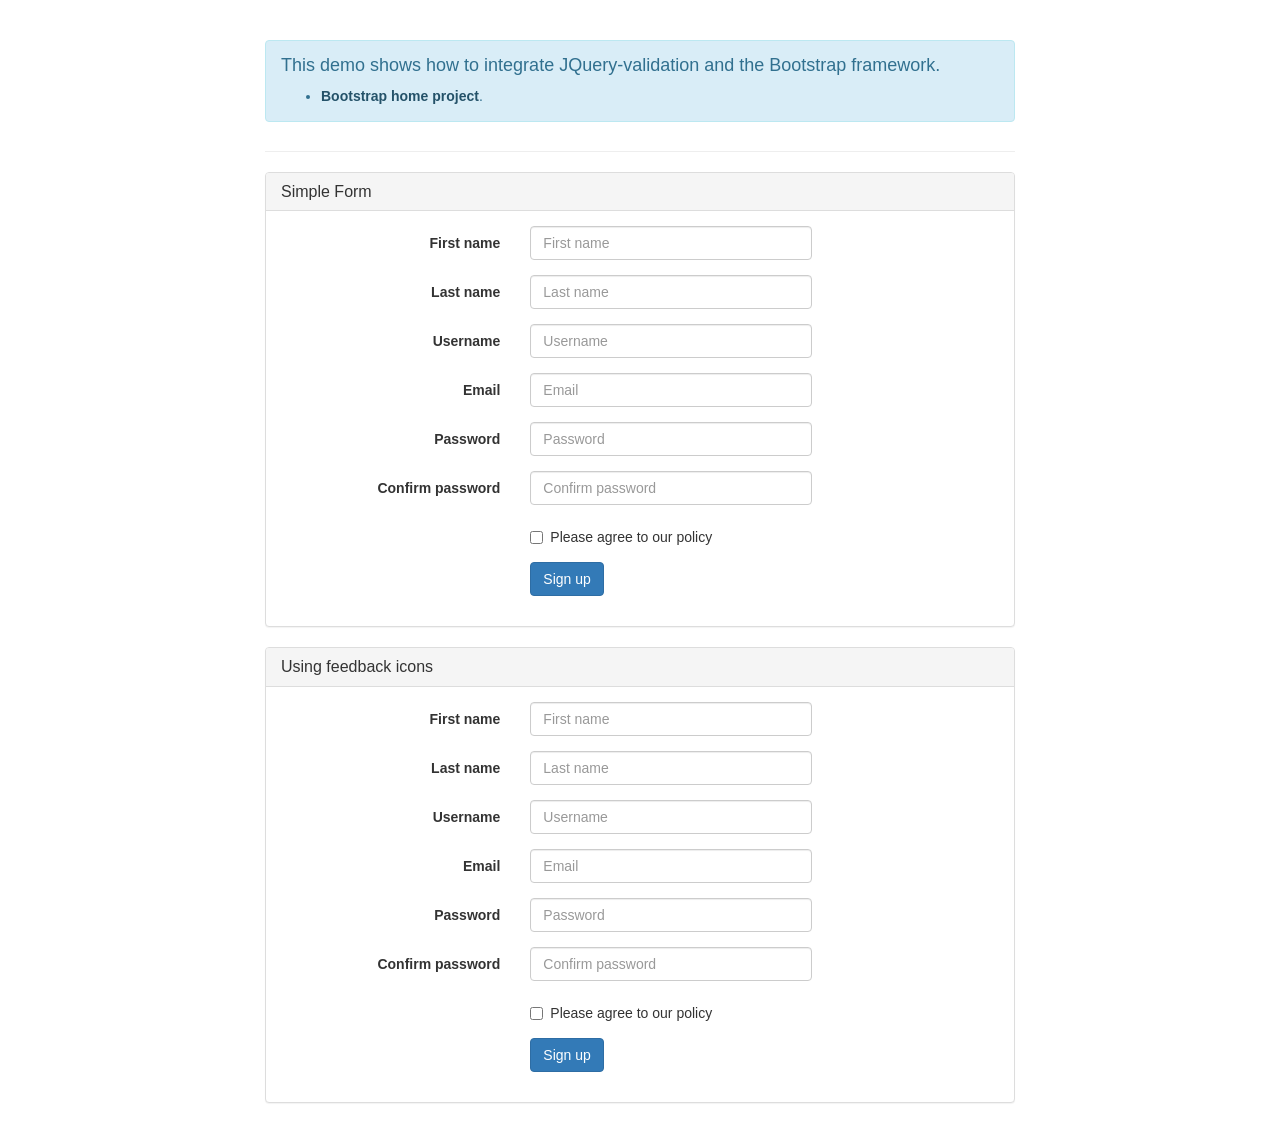
<file: assets/vendors/jquery-validation-1.15.0/demo/bootstrap/index.html>
<!DOCTYPE html>
<html>
<head>
	<title>JQuery-validation demo | Bootstrap</title>

	<link rel="stylesheet" href="https://maxcdn.bootstrapcdn.com/bootstrap/3.3.5/css/bootstrap.min.css" />

	<script type="text/javascript" src="../../lib/jquery-1.11.1.js"></script>
	<script type="text/javascript" src="../../dist/jquery.validate.js"></script>
</head>
<body>
	<div class="container">
		<div class="row">
			<div class="col-sm-8 col-sm-offset-2">
				<div class="page-header">
					<div class="alert alert-info" role="alert">
						<h4>This demo shows how to integrate JQuery-validation and the Bootstrap framework.</h4>
						<ul>
							<li><a href="http://getbootstrap.com/" class="alert-link">Bootstrap home project</a>.</li>
						</ul>
					</div>
				</div>

				<div class="panel panel-default">
					<div class="panel-heading">
						<h3 class="panel-title">Simple Form</h3>
					</div>
					<div class="panel-body">
						<form id="signupForm" method="post" class="form-horizontal" action="">
							<div class="form-group">
								<label class="col-sm-4 control-label" for="firstname">First name</label>
								<div class="col-sm-5">
									<input type="text" class="form-control" id="firstname" name="firstname" placeholder="First name" />
								</div>
							</div>

							<div class="form-group">
								<label class="col-sm-4 control-label" for="lastname">Last name</label>
								<div class="col-sm-5">
									<input type="text" class="form-control" id="lastname" name="lastname" placeholder="Last name" />
								</div>
							</div>

							<div class="form-group">
								<label class="col-sm-4 control-label" for="username">Username</label>
								<div class="col-sm-5">
									<input type="text" class="form-control" id="username" name="username" placeholder="Username" />
								</div>
							</div>

							<div class="form-group">
								<label class="col-sm-4 control-label" for="email">Email</label>
								<div class="col-sm-5">
									<input type="text" class="form-control" id="email" name="email" placeholder="Email" />
								</div>
							</div>

							<div class="form-group">
								<label class="col-sm-4 control-label" for="password">Password</label>
								<div class="col-sm-5">
									<input type="password" class="form-control" id="password" name="password" placeholder="Password" />
								</div>
							</div>

							<div class="form-group">
								<label class="col-sm-4 control-label" for="confirm_password">Confirm password</label>
								<div class="col-sm-5">
									<input type="password" class="form-control" id="confirm_password" name="confirm_password" placeholder="Confirm password" />
								</div>
							</div>

							<div class="form-group">
								<div class="col-sm-5 col-sm-offset-4">
									<div class="checkbox">
										<label>
											<input type="checkbox" id="agree" name="agree" value="agree" />Please agree to our policy
										</label>
									</div>
								</div>
							</div>

							<div class="form-group">
								<div class="col-sm-9 col-sm-offset-4">
									<button type="submit" class="btn btn-primary" name="signup" value="Sign up">Sign up</button>
								</div>
							</div>
						</form>
					</div>
				</div>

				<div class="panel panel-default">
					<div class="panel-heading">
						<h3 class="panel-title">Using feedback icons</h3>
					</div>
					<div class="panel-body">
						<form id="signupForm1" method="post" class="form-horizontal" action="">
							<div class="form-group">
								<label class="col-sm-4 control-label" for="firstname1">First name</label>
								<div class="col-sm-5">
									<input type="text" class="form-control" id="firstname1" name="firstname1" placeholder="First name" />
								</div>
							</div>

							<div class="form-group">
								<label class="col-sm-4 control-label" for="lastname1">Last name</label>
								<div class="col-sm-5">
									<input type="text" class="form-control" id="lastname1" name="lastname1" placeholder="Last name" />
								</div>
							</div>

							<div class="form-group">
								<label class="col-sm-4 control-label" for="username1">Username</label>
								<div class="col-sm-5">
									<input type="text" class="form-control" id="username1" name="username1" placeholder="Username" />
								</div>
							</div>

							<div class="form-group">
								<label class="col-sm-4 control-label" for="email1">Email</label>
								<div class="col-sm-5">
									<input type="text" class="form-control" id="email1" name="email1" placeholder="Email" />
								</div>
							</div>

							<div class="form-group">
								<label class="col-sm-4 control-label" for="password1">Password</label>
								<div class="col-sm-5">
									<input type="password" class="form-control" id="password1" name="password1" placeholder="Password" />
								</div>
							</div>

							<div class="form-group">
								<label class="col-sm-4 control-label" for="confirm_password1">Confirm password</label>
								<div class="col-sm-5">
									<input type="password" class="form-control" id="confirm_password1" name="confirm_password1" placeholder="Confirm password" />
								</div>
							</div>

							<div class="form-group">
								<div class="col-sm-5 col-sm-offset-4">
									<div class="checkbox">
										<label>
											<input type="checkbox" id="agree1" name="agree1" value="agree" />Please agree to our policy
										</label>
									</div>
								</div>
							</div>

							<div class="form-group">
								<div class="col-sm-9 col-sm-offset-4">
									<button type="submit" class="btn btn-primary" name="signup1" value="Sign up">Sign up</button>
								</div>
							</div>
						</form>
					</div>
				</div>
			</div>
		</div>
	</div>
	<script type="text/javascript">
		$.validator.setDefaults( {
			submitHandler: function () {
				alert( "submitted!" );
			}
		} );

		$( document ).ready( function () {
			$( "#signupForm" ).validate( {
				rules: {
					firstname: "required",
					lastname: "required",
					username: {
						required: true,
						minlength: 2
					},
					password: {
						required: true,
						minlength: 5
					},
					confirm_password: {
						required: true,
						minlength: 5,
						equalTo: "#password"
					},
					email: {
						required: true,
						email: true
					},
					agree: "required"
				},
				messages: {
					firstname: "Please enter your firstname",
					lastname: "Please enter your lastname",
					username: {
						required: "Please enter a username",
						minlength: "Your username must consist of at least 2 characters"
					},
					password: {
						required: "Please provide a password",
						minlength: "Your password must be at least 5 characters long"
					},
					confirm_password: {
						required: "Please provide a password",
						minlength: "Your password must be at least 5 characters long",
						equalTo: "Please enter the same password as above"
					},
					email: "Please enter a valid email address",
					agree: "Please accept our policy"
				},
				errorElement: "em",
				errorPlacement: function ( error, element ) {
					// Add the `help-block` class to the error element
					error.addClass( "help-block" );

					if ( element.prop( "type" ) === "checkbox" ) {
						error.insertAfter( element.parent( "label" ) );
					} else {
						error.insertAfter( element );
					}
				},
				highlight: function ( element, errorClass, validClass ) {
					$( element ).parents( ".col-sm-5" ).addClass( "has-error" ).removeClass( "has-success" );
				},
				unhighlight: function (element, errorClass, validClass) {
					$( element ).parents( ".col-sm-5" ).addClass( "has-success" ).removeClass( "has-error" );
				}
			} );

			$( "#signupForm1" ).validate( {
				rules: {
					firstname1: "required",
					lastname1: "required",
					username1: {
						required: true,
						minlength: 2
					},
					password1: {
						required: true,
						minlength: 5
					},
					confirm_password1: {
						required: true,
						minlength: 5,
						equalTo: "#password1"
					},
					email1: {
						required: true,
						email: true
					},
					agree1: "required"
				},
				messages: {
					firstname1: "Please enter your firstname",
					lastname1: "Please enter your lastname",
					username1: {
						required: "Please enter a username",
						minlength: "Your username must consist of at least 2 characters"
					},
					password1: {
						required: "Please provide a password",
						minlength: "Your password must be at least 5 characters long"
					},
					confirm_password1: {
						required: "Please provide a password",
						minlength: "Your password must be at least 5 characters long",
						equalTo: "Please enter the same password as above"
					},
					email1: "Please enter a valid email address",
					agree1: "Please accept our policy"
				},
				errorElement: "em",
				errorPlacement: function ( error, element ) {
					// Add the `help-block` class to the error element
					error.addClass( "help-block" );

					// Add `has-feedback` class to the parent div.form-group
					// in order to add icons to inputs
					element.parents( ".col-sm-5" ).addClass( "has-feedback" );

					if ( element.prop( "type" ) === "checkbox" ) {
						error.insertAfter( element.parent( "label" ) );
					} else {
						error.insertAfter( element );
					}

					// Add the span element, if doesn't exists, and apply the icon classes to it.
					if ( !element.next( "span" )[ 0 ] ) {
						$( "<span class='glyphicon glyphicon-remove form-control-feedback'></span>" ).insertAfter( element );
					}
				},
				success: function ( label, element ) {
					// Add the span element, if doesn't exists, and apply the icon classes to it.
					if ( !$( element ).next( "span" )[ 0 ] ) {
						$( "<span class='glyphicon glyphicon-ok form-control-feedback'></span>" ).insertAfter( $( element ) );
					}
				},
				highlight: function ( element, errorClass, validClass ) {
					$( element ).parents( ".col-sm-5" ).addClass( "has-error" ).removeClass( "has-success" );
					$( element ).next( "span" ).addClass( "glyphicon-remove" ).removeClass( "glyphicon-ok" );
				},
				unhighlight: function ( element, errorClass, validClass ) {
					$( element ).parents( ".col-sm-5" ).addClass( "has-success" ).removeClass( "has-error" );
					$( element ).next( "span" ).addClass( "glyphicon-ok" ).removeClass( "glyphicon-remove" );
				}
			} );
		} );
	</script>
</body>
</html>
</file>
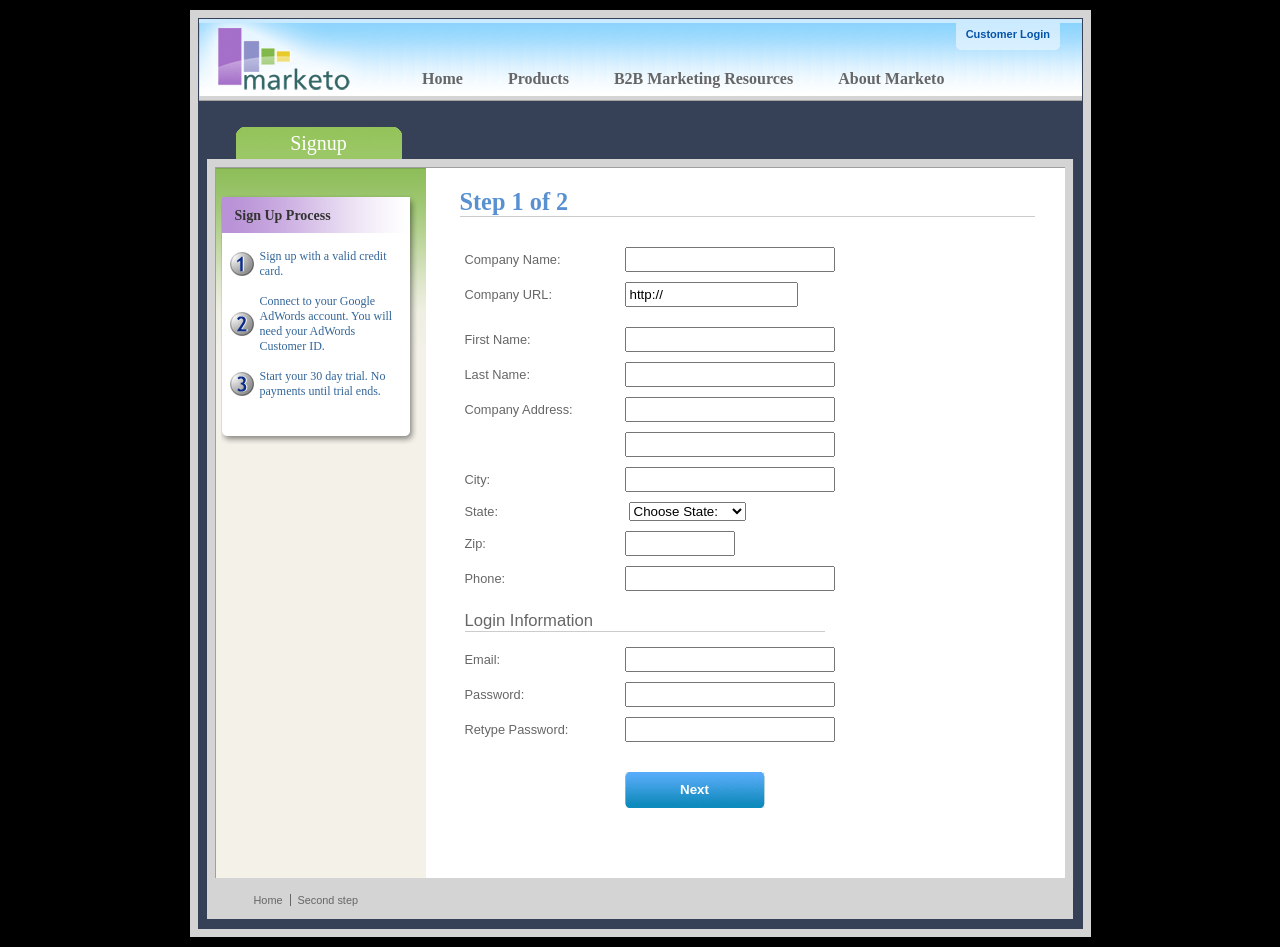
<file: assets/vendors/jquery-validation-1.15.0/demo/marketo/index.html>
<!DOCTYPE html>
<html lang="en">
<head>
	<meta charset="utf-8">
	<title>Subscription Signup | Marketo</title>
	<script src="../../lib/jquery.js"></script>
	<script src="../../lib/jquery.mockjax.js"></script>
	<script src="../../dist/jquery.validate.js"></script>
	<script src="jquery.maskedinput.js"></script>
	<script src="mktSignup.js"></script>
	<link rel="stylesheet" href="stylesheet.css">
</head>
<body>
<!-- start page wrapper -->
<div id="letterbox">
	<!-- start header container -->
	<div id="header-background">
		<div class="nav-global-container">
			<div class="login">
				<a href="#">
					<span></span>Customer Login</a>
			</div>
			<div class="logo">
				<a href="#">
					<img src="images/logo_marketo.gif" width="168" height="73" alt="Marketo">
				</a>
			</div>
			<div class="nav-global">
				<ul>
					<li>
						<a href="#" class="nav-g01">
							<span></span>Home</a>
					</li>
					<li>
						<a href="#" class="nav-g02">
							<span></span>Products</a>
					</li>
					<li>
						<a href="#" class="nav-g04">
							<span></span>B2B Marketing Resources</a>
					</li>
					<li>
						<a href="#" class="nav-g05">
							<span></span>About Marketo</a>
					</li>
				</ul>
			</div>
		</div>
	</div>
	<!-- end header container -->
	<div class="line-grey-tier"></div>
	<!-- start page container 2 div-->
	<div id="page-container" class="resize">
		<div id="page-content-inner" class="resize">
			<!-- start col-main -->
			<div id="col-main" class="resize" style="">
				<!-- start main content -->
				<div class="main-content resize">
					<div class="action-container" style="display:none;"></div>
					<h1>Step 1 of 2</h1>
					<p>
					</p>
					<br clear="all">
					<div>
						<form id="profileForm" type="actionForm" action="step2.htm" method="get">
							<div class="error" style="display:none;">
								<img src="images/warning.gif" alt="Warning!" width="24" height="24" style="float:left; margin: -5px 10px 0px 0px;">
								<span></span>.
								<br clear="all">
							</div>
							<table cellpadding="0" cellspacing="0" border="0">
								<tr>
									<td class="label">
										<label for="co_name">Company Name:</label>
									</td>
									<td class="field">
										<input id="co_name" class="required" maxlength="40" name="co_name" size="20" type="text" tabindex="1" value="">
									</td>
								</tr>
								<tr>
									<td class="label">
										<label for="co_url">Company URL:</label>
									</td>
									<td class="field">
										<input id="co_url" class="required defaultInvalid url" maxlength="40" name="co_url" style="width:163px" type="text" tabindex="2" value="http://">
									</td>
								</tr>
								<tr>
									<td>
									<td>
								</tr>
								<tr>
									<td class="label">
										<label for="first_name">First Name:</label>
									</td>
									<td class="field">
										<input id="first_name" class="required" maxlength="40" name="first_name" size="20" type="text" tabindex="3" value="">
									</td>
								</tr>
								<tr>
									<td class="label">
										<label for="last_name">Last Name:</label>
									</td>
									<td class="field">
										<input id="last_name" class="required" maxlength="40" name="last_name" size="20" type="text" tabindex="4" value="">
									</td>
								</tr>
								<tr>
									<td class="label">
										<label for="address1">Company Address:</label>
									</td>
									<td class="field">
										<input maxlength="40" class="required" name="address1" size="20" type="text" tabindex="5" value="">
									</td>
								</tr>
								<tr>
									<td class="label"></td>
									<td class="field">
										<input maxlength="40" name="address2" size="20" type="text" tabindex="6" value="">
									</td>
								</tr>
								<tr>
									<td class="label">
										<label for="city">City:</label>
									</td>
									<td class="field">
										<input maxlength="40" class="required" name="city" size="20" type="text" tabindex="7" value="">
									</td>
								</tr>
								<tr>
									<td class="label">
										<label for="state">State:</label>
									</td>
									<td class="field">
										<select id="state" class="required" name="state" style="margin-left: 4px;" tabindex="8">
											<option value="">Choose State:</option>
											<option value="AL">Alabama</option>
											<option value="AK">Alaska</option>
											<option value="AZ">Arizona</option>
											<option value="AR">Arkansas</option>
											<option value="CA">California</option>
											<option value="CO">Colorado</option>
											<option value="CT">Connecticut</option>
											<option value="DE">Delaware</option>
											<option value="FL">Florida</option>
											<option value="GA">Georgia</option>
											<option value="HI">Hawaii</option>
											<option value="ID">Idaho</option>
											<option value="IL">Illinois</option>
											<option value="IN">Indiana</option>
											<option value="IA">Iowa</option>
											<option value="KS">Kansas</option>
											<option value="KY">Kentucky</option>
											<option value="LA">Louisiana</option>
											<option value="ME">Maine</option>
											<option value="MD">Maryland</option>
											<option value="MA">Massachusetts</option>
											<option value="MI">Michigan</option>
											<option value="MN">Minnesota</option>
											<option value="MS">Mississippi</option>
											<option value="MO">Missouri</option>
											<option value="MT">Montana</option>
											<option value="NE">Nebraska</option>
											<option value="NV">Nevada</option>
											<option value="NH">New Hampshire</option>
											<option value="NJ">New Jersey</option>
											<option value="NM">New Mexico</option>
											<option value="NY">New York</option>
											<option value="NC">North Carolina</option>
											<option value="ND">North Dakota</option>
											<option value="OH">Ohio</option>
											<option value="OK">Oklahoma</option>
											<option value="OR">Oregon</option>
											<option value="PA">Pennsylvania</option>
											<option value="RI">Rhode Island</option>
											<option value="SC">South Carolina</option>
											<option value="SD">South Dakota</option>
											<option value="TN">Tennessee</option>
											<option value="TX">Texas</option>
											<option value="UT">Utah</option>
											<option value="VT">Vermont</option>
											<option value="VA">Virginia</option>
											<option value="WA">Washington</option>
											<option value="WV">West Virginia</option>
											<option value="WI">Wisconsin</option>
											<option value="WY">Wyoming</option>
										</select>
									</td>
								</tr>
								<tr>
									<td class="label">
										<label for="zip">Zip:</label>
									</td>
									<td class="field">
										<input maxlength="10" name="zip" style="width: 100px" type="text" class="required zipcode" tabindex="9" value="">
									</td>
								</tr>
								<tr>
									<td class="label">
										<label for="phone">Phone:</label>
									</td>
									<td class="field">
										<input id="phone" maxlength="14" name="phone" type="text" class="required phone" tabindex="10" value="">
									</td>
								</tr>
								<tr>
									<td colspan="2">
										<h2 style="border-bottom: 1px solid #CCCCCC;">Login Information</h2>
									</td>
								</tr>
								<tr>
									<td class="label">
										<label for="email">Email:</label>
									</td>
									<td class="field">
										<input id="email" class="required email" remote="emails.action" maxlength="40" name="email" size="20" type="text" tabindex="11" value="">
									</td>
								</tr>
								<tr>
									<td class="label">
										<label for="password1">Password:</label>
									</td>
									<td class="field">
										<input id="password1" class="required password" maxlength="40" name="password1" size="20" type="password" tabindex="12" value="">
									</td>
								</tr>
								<tr>
									<td class="label">
										<label for="password2">Retype Password:</label>
									</td>
									<td class="field">
										<input id="password2" class="required" equalTo="#password1" maxlength="40" name="password2" size="20" type="password" tabindex="13" value="">
										<div class="formError"></div>
									</td>
								</tr>
								<tr>
									<td></td>
									<td>
										<div class="buttonSubmit">
											<span></span>
											<input class="formButton" type="submit" value="Next" style="width: 140px" tabindex="14">
										</div>
									</td>
								</tr>
							</table>
							<br>
							<br>
						</form>
						<br clear="all">
					</div>
				</div>
				<!-- end main content -->
				<br>
			</div>
			<!-- end col-main -->
			<!-- start left col -->
			<div id="col-left" class="nav-left-back empty resize" style="position: absolute; min-height: 450px;">
				<div class="col-left-header-tab" style="position: absolute;">Signup</div>
				<div class="nav-left"></div>
				<div class="left-nav-callout png" style="top: 15px; margin-bottom: 100px;">
					<img src="images/left-nav-callout-long.png" class="png" alt="">
					<h6>Sign Up Process</h6>
					<a style="background-image: url(images/step1-24.gif); font-weight: normal; text-decoration: none; cursor: default;">Sign up with a valid credit card.</a>
					<a style="background-image: url(images/step2-24.gif); font-weight: normal; text-decoration: none; cursor: default;">Connect to your Google AdWords account.  You will need your AdWords Customer ID.</a>
					<a style="background-image: url(images/step3-24.gif); font-weight: normal; text-decoration: none; cursor: default;">Start your 30 day trial.  No payments until trial ends.</a>
				</div>
				<div class="footerAddress">
					<b>Marketo Inc.</b>
					<br>1710 S. Amphlett Blvd.
					<br>San Mateo, CA 94402 USA
					<br>
				</div>
				<br clear="all">
			</div>
			<!-- end left col -->
		</div>
	</div>
	<!-- end page container 2 divs-->
	<div id="footer-container" align="center">
		<div class="footer">
			<ul>
				<li><a href="..">Home</a>
				</li>
				<li class="line-off"><a href="step2.htm">Second step</a>
				</li>
			</ul>
		</div>
	</div>
	<!-- end page wrapper -->
</div>
</body>
</html>
</file>
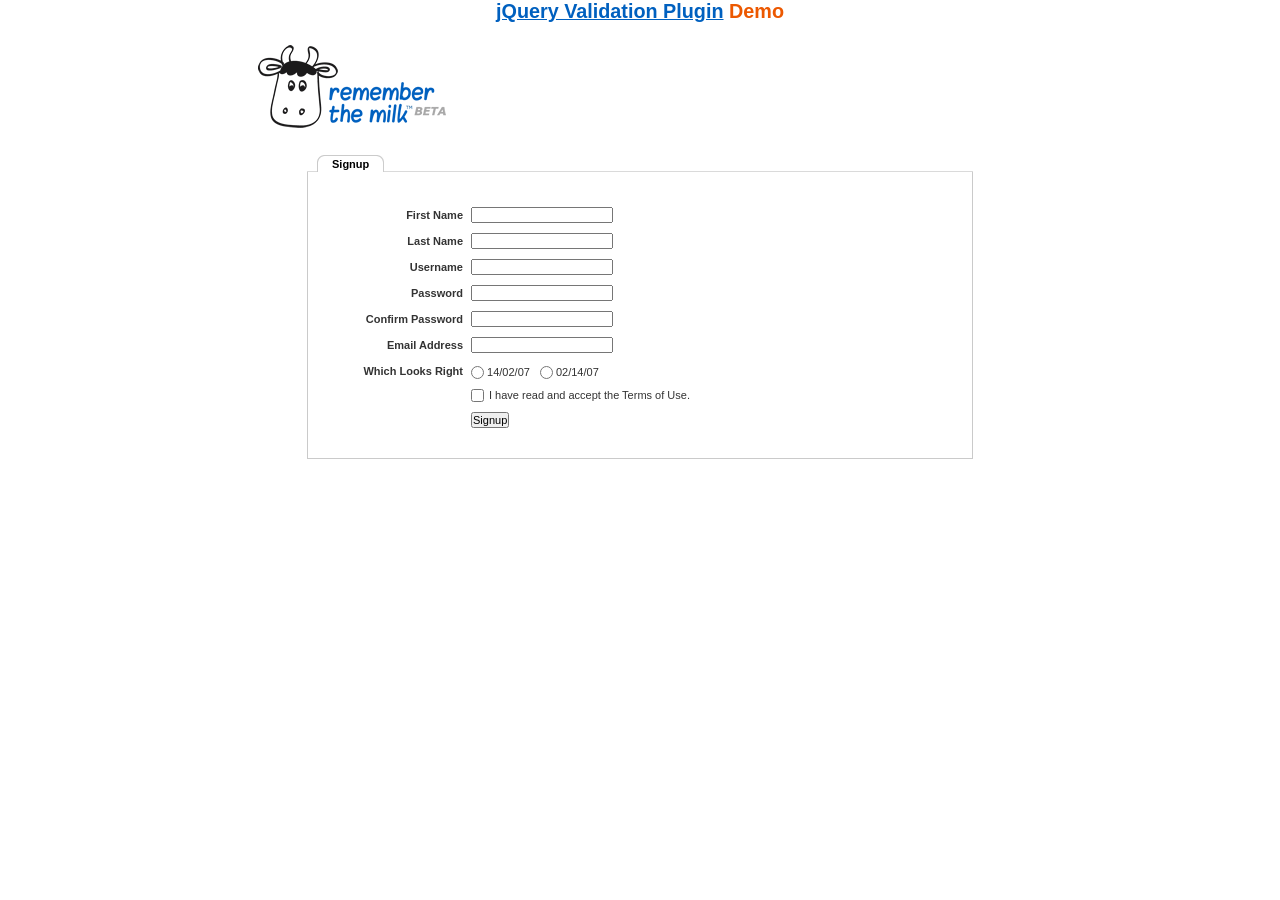
<file: assets/vendors/jquery-validation-1.15.0/demo/milk/index.html>
<!DOCTYPE html>
<html lang="en">
<head>
	<meta charset="utf-8">
	<title>Remember The Milk signup form - jQuery Validate plugin demo - with friendly permission from the RTM team</title>
	<link rel="stylesheet" href="milk.css">
	<script src="../../lib/jquery.js"></script>
	<script src="../../lib/jquery.mockjax.js"></script>
	<script src="../../dist/jquery.validate.js"></script>
	<script>
	$(document).ready(function() {
		$.mockjax({
			url: "emails.action",
			response: function(settings) {
				var email = settings.data.email,
					emails = ["glen@marketo.com", "george@bush.gov", "me@god.com", "aboutface@cooper.com", "steam@valve.com", "bill@gates.com"];
				this.responseText = "true";
				if ($.inArray(email, emails) !== -1) {
					this.responseText = "false";
				}
			},
			responseTime: 500
		});

		$.mockjax({
			url: "users.action",
			response: function(settings) {
				var user = settings.data.username,
					users = ["asdf", "Peter", "Peter2", "George"];
				this.responseText = "true";
				if ($.inArray(user, users) !== -1) {
					this.responseText = "false";
				}
			},
			responseTime: 500
		});

		// validate signup form on keyup and submit
		var validator = $("#signupform").validate({
			rules: {
				firstname: "required",
				lastname: "required",
				username: {
					required: true,
					minlength: 2,
					remote: "users.action"
				},
				password: {
					required: true,
					minlength: 5
				},
				password_confirm: {
					required: true,
					minlength: 5,
					equalTo: "#password"
				},
				email: {
					required: true,
					email: true,
					remote: "emails.action"
				},
				dateformat: "required",
				terms: "required"
			},
			messages: {
				firstname: "Enter your firstname",
				lastname: "Enter your lastname",
				username: {
					required: "Enter a username",
					minlength: jQuery.validator.format("Enter at least {0} characters"),
					remote: jQuery.validator.format("{0} is already in use")
				},
				password: {
					required: "Provide a password",
					minlength: jQuery.validator.format("Enter at least {0} characters")
				},
				password_confirm: {
					required: "Repeat your password",
					minlength: jQuery.validator.format("Enter at least {0} characters"),
					equalTo: "Enter the same password as above"
				},
				email: {
					required: "Please enter a valid email address",
					minlength: "Please enter a valid email address",
					remote: jQuery.validator.format("{0} is already in use")
				},
				dateformat: "Choose your preferred dateformat",
				terms: " "
			},
			// the errorPlacement has to take the table layout into account
			errorPlacement: function(error, element) {
				if (element.is(":radio"))
					error.appendTo(element.parent().next().next());
				else if (element.is(":checkbox"))
					error.appendTo(element.next());
				else
					error.appendTo(element.parent().next());
			},
			// specifying a submitHandler prevents the default submit, good for the demo
			submitHandler: function() {
				alert("submitted!");
			},
			// set this class to error-labels to indicate valid fields
			success: function(label) {
				// set &nbsp; as text for IE
				label.html("&nbsp;").addClass("checked");
			},
			highlight: function(element, errorClass) {
				$(element).parent().next().find("." + errorClass).removeClass("checked");
			}
		});

		// propose username by combining first- and lastname
		$("#username").focus(function() {
			var firstname = $("#firstname").val();
			var lastname = $("#lastname").val();
			if (firstname && lastname && !this.value) {
				this.value = (firstname + "." + lastname).toLowerCase();
			}
		});
	});
	</script>
</head>
<body>
<h1 id="banner"><a href="http://jqueryvalidation.org/">jQuery Validation Plugin</a> Demo</h1>
<div id="main">
	<div id="content">
		<div id="header">
			<div id="headerlogo">
				<img src="milk.png" alt="Remember The Milk">
			</div>
		</div>
		<div style="clear: both;">
			<div></div>
		</div>
		<div class="content">
			<div id="signupbox">
				<div id="signuptab">
					<ul>
						<li id="signupcurrent"><a href=" ">Signup</a>
						</li>
					</ul>
				</div>
				<div id="signupwrap">
					<form id="signupform" autocomplete="off" method="get" action="">
						<table>
							<tr>
								<td class="label">
									<label id="lfirstname" for="firstname">First Name</label>
								</td>
								<td class="field">
									<input id="firstname" name="firstname" type="text" value="" maxlength="100">
								</td>
								<td class="status"></td>
							</tr>
							<tr>
								<td class="label">
									<label id="llastname" for="lastname">Last Name</label>
								</td>
								<td class="field">
									<input id="lastname" name="lastname" type="text" value="" maxlength="100">
								</td>
								<td class="status"></td>
							</tr>
							<tr>
								<td class="label">
									<label id="lusername" for="username">Username</label>
								</td>
								<td class="field">
									<input id="username" name="username" type="text" value="" maxlength="50">
								</td>
								<td class="status"></td>
							</tr>
							<tr>
								<td class="label">
									<label id="lpassword" for="password">Password</label>
								</td>
								<td class="field">
									<input id="password" name="password" type="password" maxlength="50" value="">
								</td>
								<td class="status"></td>
							</tr>
							<tr>
								<td class="label">
									<label id="lpassword_confirm" for="password_confirm">Confirm Password</label>
								</td>
								<td class="field">
									<input id="password_confirm" name="password_confirm" type="password" maxlength="50" value="">
								</td>
								<td class="status"></td>
							</tr>
							<tr>
								<td class="label">
									<label id="lemail" for="email">Email Address</label>
								</td>
								<td class="field">
									<input id="email" name="email" type="text" value="" maxlength="150">
								</td>
								<td class="status"></td>
							</tr>
							<tr>
								<td class="label">
									<label>Which Looks Right</label>
								</td>
								<td class="field" colspan="2" style="vertical-align: top; padding-top: 2px;">
									<table>
										<tbody>
											<tr>
												<td style="padding-right: 5px;">
													<input id="dateformat_eu" name="dateformat" type="radio" value="0">
													<label id="ldateformat_eu" for="dateformat_eu">14/02/07</label>
												</td>
												<td style="padding-left: 5px;">
													<input id="dateformat_am" name="dateformat" type="radio" value="1">
													<label id="ldateformat_am" for="dateformat_am">02/14/07</label>
												</td>
												<td>
												</td>
											</tr>
										</tbody>
									</table>
								</td>
							</tr>
							<tr>
								<td class="label">&nbsp;</td>
								<td class="field" colspan="2">
									<div id="termswrap">
										<input id="terms" type="checkbox" name="terms">
										<label id="lterms" for="terms">I have read and accept the Terms of Use.</label>
									</div>
									<!-- /termswrap -->
								</td>
							</tr>
							<tr>
								<td class="label">
									<label id="lsignupsubmit" for="signupsubmit">Signup</label>
								</td>
								<td class="field" colspan="2">
									<input id="signupsubmit" name="signup" type="submit" value="Signup">
								</td>
							</tr>
						</table>
					</form>
				</div>
			</div>
		</div>
	</div>
</div>
</body>
</html>
</file>
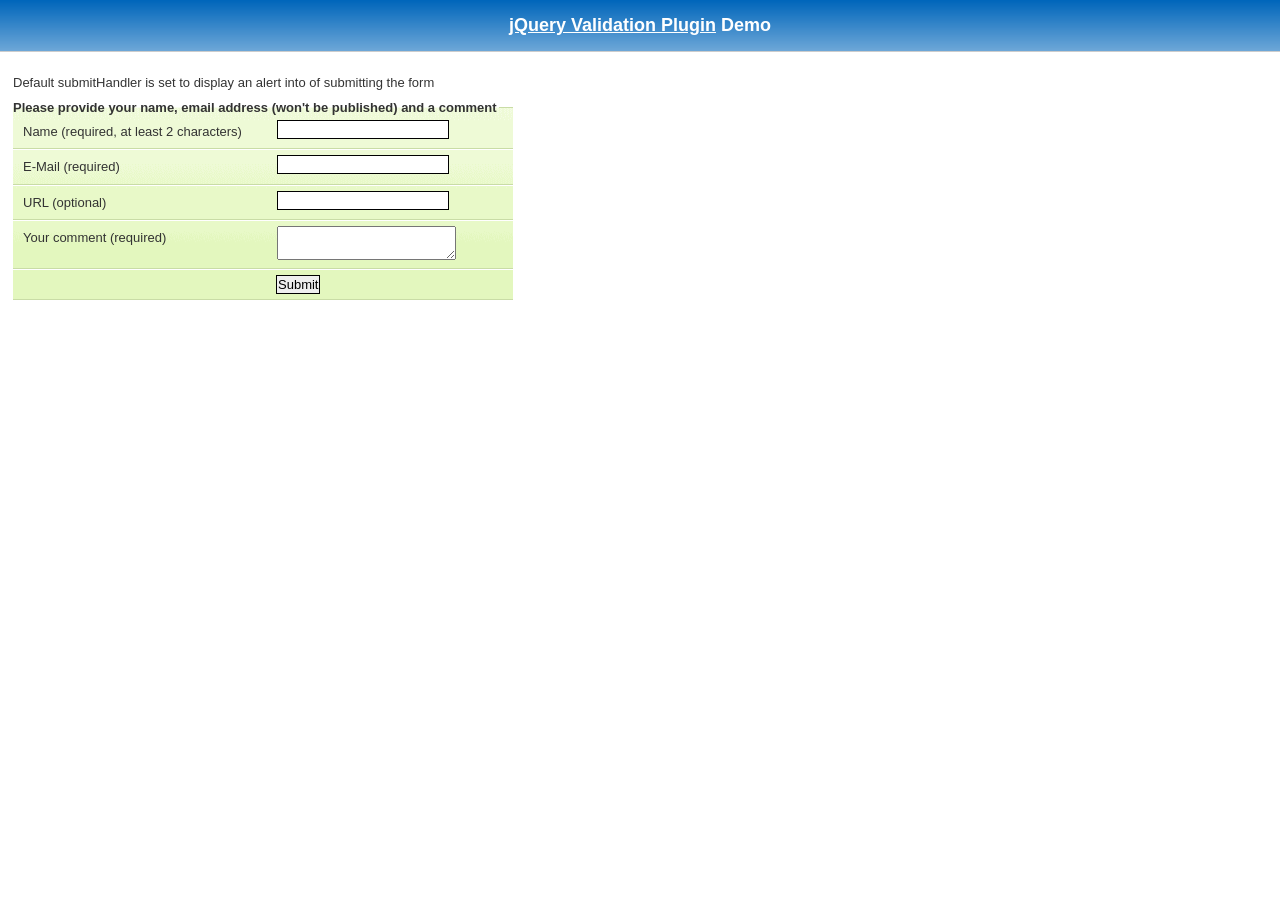
<file: assets/vendors/jquery-validation-1.15.0/demo/requirejs/index.html>
<!DOCTYPE html>
<html lang="en">
	<head>
		<meta charset="utf-8">
		<title>jQuery validation plug-in - requirejs demo</title>

		<link rel="stylesheet" href="../css/screen.css">

		<style type="text/css">
			#commentForm { width: 500px; }
			#commentForm label { width: 250px; }
			#commentForm label.error, #commentForm input.submit { margin-left: 253px; }
		</style>
</head>
<body>

	<h1 id="banner"><a href="http://jqueryvalidation.org/">jQuery Validation Plugin</a> Demo</h1>
	<div id="main">

		<p>Default submitHandler is set to display an alert into of submitting the form</p>
		<form class="cmxform" id="commentForm" method="get" action="">
			<fieldset>
				<legend>Please provide your name, email address (won't be published) and a comment</legend>
				<p>
					<label for="cname">Name (required, at least 2 characters)</label>
					<input id="cname" name="name" minlength="2" type="text" required>
				</p>
				<p>
					<label for="cemail">E-Mail (required)</label>
					<input id="cemail" type="email" name="email" required>
				</p>
				<p>
					<label for="curl">URL (optional)</label>
					<input id="curl" type="url" name="url">
				</p>
				<p>
					<label for="ccomment">Your comment (required)</label>
					<textarea id="ccomment" name="comment" required></textarea>
				</p>
				<p>
					<input class="submit" type="submit" value="Submit">
				</p>
			</fieldset>
		</form>

		<script>
		var require = {
			paths: {
				"jquery": "../../lib/jquery-1.11.1"
			}
		};
		</script>
		<script src="../../lib/require.js" data-main="app.js"></script>
	</div>
</body>
</html>
</file>
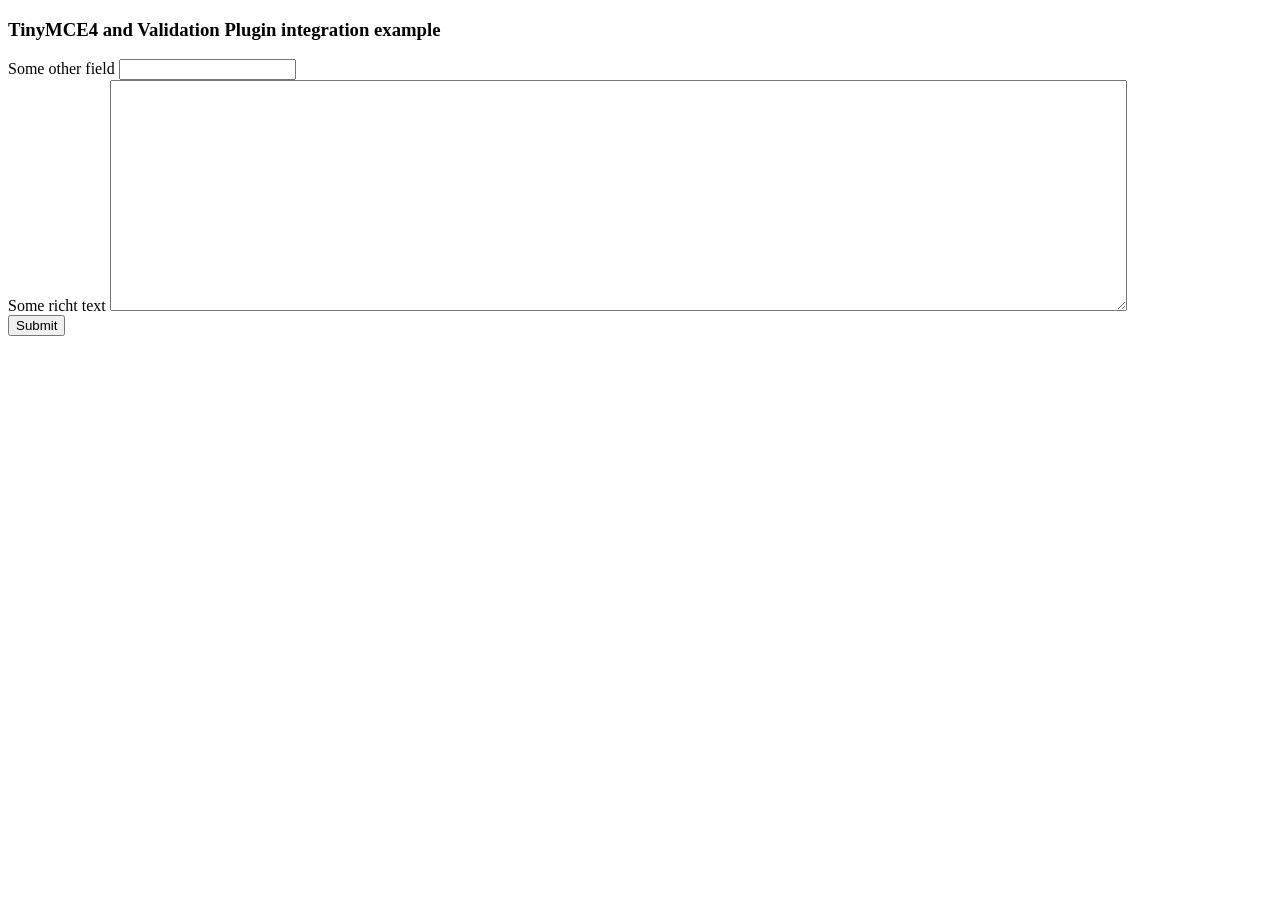
<file: assets/vendors/jquery-validation-1.15.0/demo/tinymce4/index.html>
<!doctype html>
<html lang="en">
<head>
	<meta charset="utf-8">
	<title>jQuery Validation plugin: integration with TinyMCE</title>
	<script src="../../lib/jquery.js"></script>
	<script src="../../dist/jquery.validate.js"></script>
	<script src="//tinymce.cachefly.net/4.1/tinymce.min.js"></script>
	<script>
	tinymce.init({
		mode: "textareas",

		setup: function(editor) {
			editor.on('change', function(e) {
				tinymce.triggerSave();
				$("#" + editor.id).valid();
			});
		}

	});
	$(function() {
		var validator = $("#myform").submit(function() {
			// update underlying textarea before submit validation
			tinyMCE.triggerSave();
		}).validate({
			ignore: "",
			rules: {
				title: "required",
				content: "required"
			},
			errorPlacement: function(label, element) {
				// position error label after generated textarea
				if (element.is("textarea")) {
					label.insertAfter(element.next());
				} else {
					label.insertAfter(element)
				}
			}
		});
		validator.focusInvalid = function() {
			// put focus on tinymce on submit validation
			if (this.settings.focusInvalid) {
				try {
					var toFocus = $(this.findLastActive() || this.errorList.length && this.errorList[0].element || []);
					if (toFocus.is("textarea")) {
						tinyMCE.get(toFocus.attr("id")).focus();
					} else {
						toFocus.filter(":visible").focus();
					}
				} catch (e) {
					// ignore IE throwing errors when focusing hidden elements
				}
			}
		}
	})
	</script>
	<!-- /TinyMCE -->
</head>
<body>
<form id="myform" action="">
	<h3>TinyMCE4 and Validation Plugin integration example</h3>
	<label>Some other field</label>
	<input name="title">
	<br>
	<label>Some richt text</label>
	<textarea id="content" name="content" rows="15" cols="80" style="width: 80%"></textarea>
	<br>
	<input type="submit" name="save" value="Submit">
</form>
</body>
</html>
</file>
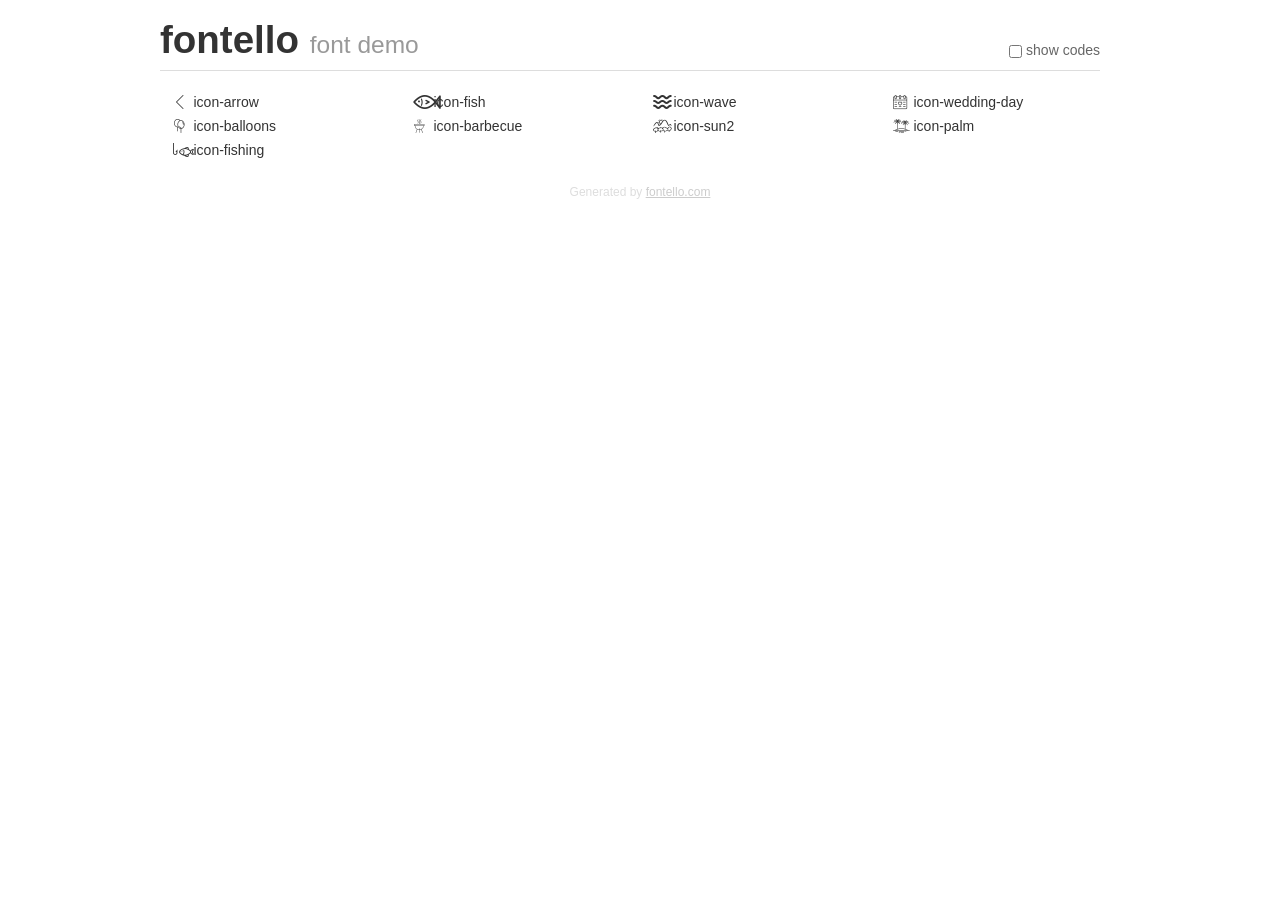
<file: assets/fonts/fontello/demo.html>
<!DOCTYPE html>
<html>
  <head><!--[if lt IE 9]><script language="javascript" type="text/javascript" src="//html5shim.googlecode.com/svn/trunk/html5.js"></script><![endif]-->
    <meta charset="UTF-8"><style>/*
 * Bootstrap v2.2.1
 *
 * Copyright 2012 Twitter, Inc
 * Licensed under the Apache License v2.0
 * http://www.apache.org/licenses/LICENSE-2.0
 *
 * Designed and built with all the love in the world @twitter by @mdo and @fat.
 */
.clearfix {
  *zoom: 1;
}
.clearfix:before,
.clearfix:after {
  display: table;
  content: "";
  line-height: 0;
}
.clearfix:after {
  clear: both;
}
html {
  font-size: 100%;
  -webkit-text-size-adjust: 100%;
  -ms-text-size-adjust: 100%;
}
a:focus {
  outline: thin dotted #333;
  outline: 5px auto -webkit-focus-ring-color;
  outline-offset: -2px;
}
a:hover,
a:active {
  outline: 0;
}
button,
input,
select,
textarea {
  margin: 0;
  font-size: 100%;
  vertical-align: middle;
}
button,
input {
  *overflow: visible;
  line-height: normal;
}
button::-moz-focus-inner,
input::-moz-focus-inner {
  padding: 0;
  border: 0;
}
body {
  margin: 0;
  font-family: "Helvetica Neue", Helvetica, Arial, sans-serif;
  font-size: 14px;
  line-height: 20px;
  color: #333;
  background-color: #fff;
}
a {
  color: #08c;
  text-decoration: none;
}
a:hover {
  color: #005580;
  text-decoration: underline;
}
.row {
  margin-left: -20px;
  *zoom: 1;
}
.row:before,
.row:after {
  display: table;
  content: "";
  line-height: 0;
}
.row:after {
  clear: both;
}
[class*="span"] {
  float: left;
  min-height: 1px;
  margin-left: 20px;
}
.container,
.navbar-static-top .container,
.navbar-fixed-top .container,
.navbar-fixed-bottom .container {
  width: 940px;
}
.span12 {
  width: 940px;
}
.span11 {
  width: 860px;
}
.span10 {
  width: 780px;
}
.span9 {
  width: 700px;
}
.span8 {
  width: 620px;
}
.span7 {
  width: 540px;
}
.span6 {
  width: 460px;
}
.span5 {
  width: 380px;
}
.span4 {
  width: 300px;
}
.span3 {
  width: 220px;
}
.span2 {
  width: 140px;
}
.span1 {
  width: 60px;
}
[class*="span"].pull-right,
.row-fluid [class*="span"].pull-right {
  float: right;
}
.container {
  margin-right: auto;
  margin-left: auto;
  *zoom: 1;
}
.container:before,
.container:after {
  display: table;
  content: "";
  line-height: 0;
}
.container:after {
  clear: both;
}
p {
  margin: 0 0 10px;
}
.lead {
  margin-bottom: 20px;
  font-size: 21px;
  font-weight: 200;
  line-height: 30px;
}
small {
  font-size: 85%;
}
h1 {
  margin: 10px 0;
  font-family: inherit;
  font-weight: bold;
  line-height: 20px;
  color: inherit;
  text-rendering: optimizelegibility;
}
h1 small {
  font-weight: normal;
  line-height: 1;
  color: #999;
}
h1 {
  line-height: 40px;
}
h1 {
  font-size: 38.5px;
}
h1 small {
  font-size: 24.5px;
}
body {
  margin-top: 90px;
}
.header {
  position: fixed;
  top: 0;
  left: 50%;
  margin-left: -480px;
  background-color: #fff;
  border-bottom: 1px solid #ddd;
  padding-top: 10px;
  z-index: 10;
}
.footer {
  color: #ddd;
  font-size: 12px;
  text-align: center;
  margin-top: 20px;
}
.footer a {
  color: #ccc;
  text-decoration: underline;
}
.the-icons {
  font-size: 14px;
  line-height: 24px;
}
.switch {
  position: absolute;
  right: 0;
  bottom: 10px;
  color: #666;
}
.switch input {
  margin-right: 0.3em;
}
.codesOn .i-name {
  display: none;
}
.codesOn .i-code {
  display: inline;
}
.i-code {
  display: none;
}
@font-face {
      font-family: 'fontello';
      src: url('./font/fontello.eot?44073049');
      src: url('./font/fontello.eot?44073049#iefix') format('embedded-opentype'),
           url('./font/fontello.woff?44073049') format('woff'),
           url('./font/fontello.ttf?44073049') format('truetype'),
           url('./font/fontello.svg?44073049#fontello') format('svg');
      font-weight: normal;
      font-style: normal;
    }
     
     
    .demo-icon
    {
      font-family: "fontello";
      font-style: normal;
      font-weight: normal;
      speak: none;
     
      display: inline-block;
      text-decoration: inherit;
      width: 1em;
      margin-right: .2em;
      text-align: center;
      /* opacity: .8; */
     
      /* For safety - reset parent styles, that can break glyph codes*/
      font-variant: normal;
      text-transform: none;
     
      /* fix buttons height, for twitter bootstrap */
      line-height: 1em;
     
      /* Animation center compensation - margins should be symmetric */
      /* remove if not needed */
      margin-left: .2em;
     
      /* You can be more comfortable with increased icons size */
      /* font-size: 120%; */
     
      /* Font smoothing. That was taken from TWBS */
      -webkit-font-smoothing: antialiased;
      -moz-osx-font-smoothing: grayscale;
     
      /* Uncomment for 3D effect */
      /* text-shadow: 1px 1px 1px rgba(127, 127, 127, 0.3); */
    }
     </style>
    <link rel="stylesheet" href="css/animation.css"><!--[if IE 7]><link rel="stylesheet" href="css/fontello-ie7.css"><![endif]-->
    <script>
      function toggleCodes(on) {
        var obj = document.getElementById('icons');
      
        if (on) {
          obj.className += ' codesOn';
        } else {
          obj.className = obj.className.replace(' codesOn', '');
        }
      }
      
    </script>
  </head>
  <body>
    <div class="container header">
      <h1>
        fontello
         <small>font demo</small>
      </h1>
      <label class="switch">
        <input type="checkbox" onclick="toggleCodes(this.checked)">show codes
      </label>
    </div>
    <div id="icons" class="container">
      <div class="row">
        <div title="Code: 0xe800" class="the-icons span3"><i class="demo-icon icon-arrow">&#xe800;</i> <span class="i-name">icon-arrow</span><span class="i-code">0xe800</span></div>
        <div title="Code: 0xe807" class="the-icons span3"><i class="demo-icon icon-fish">&#xe807;</i> <span class="i-name">icon-fish</span><span class="i-code">0xe807</span></div>
        <div title="Code: 0xe808" class="the-icons span3"><i class="demo-icon icon-wave">&#xe808;</i> <span class="i-name">icon-wave</span><span class="i-code">0xe808</span></div>
        <div title="Code: 0xe80a" class="the-icons span3"><i class="demo-icon icon-wedding-day">&#xe80a;</i> <span class="i-name">icon-wedding-day</span><span class="i-code">0xe80a</span></div>
      </div>
      <div class="row">
        <div title="Code: 0xe80b" class="the-icons span3"><i class="demo-icon icon-balloons">&#xe80b;</i> <span class="i-name">icon-balloons</span><span class="i-code">0xe80b</span></div>
        <div title="Code: 0xe80c" class="the-icons span3"><i class="demo-icon icon-barbecue">&#xe80c;</i> <span class="i-name">icon-barbecue</span><span class="i-code">0xe80c</span></div>
        <div title="Code: 0xe80d" class="the-icons span3"><i class="demo-icon icon-sun2">&#xe80d;</i> <span class="i-name">icon-sun2</span><span class="i-code">0xe80d</span></div>
        <div title="Code: 0xe80f" class="the-icons span3"><i class="demo-icon icon-palm">&#xe80f;</i> <span class="i-name">icon-palm</span><span class="i-code">0xe80f</span></div>
      </div>
      <div class="row">
        <div title="Code: 0xe810" class="the-icons span3"><i class="demo-icon icon-fishing">&#xe810;</i> <span class="i-name">icon-fishing</span><span class="i-code">0xe810</span></div>
      </div>
    </div>
    <div class="container footer">Generated by <a href="http://fontello.com">fontello.com</a></div>
  </body>
</html>
</file>
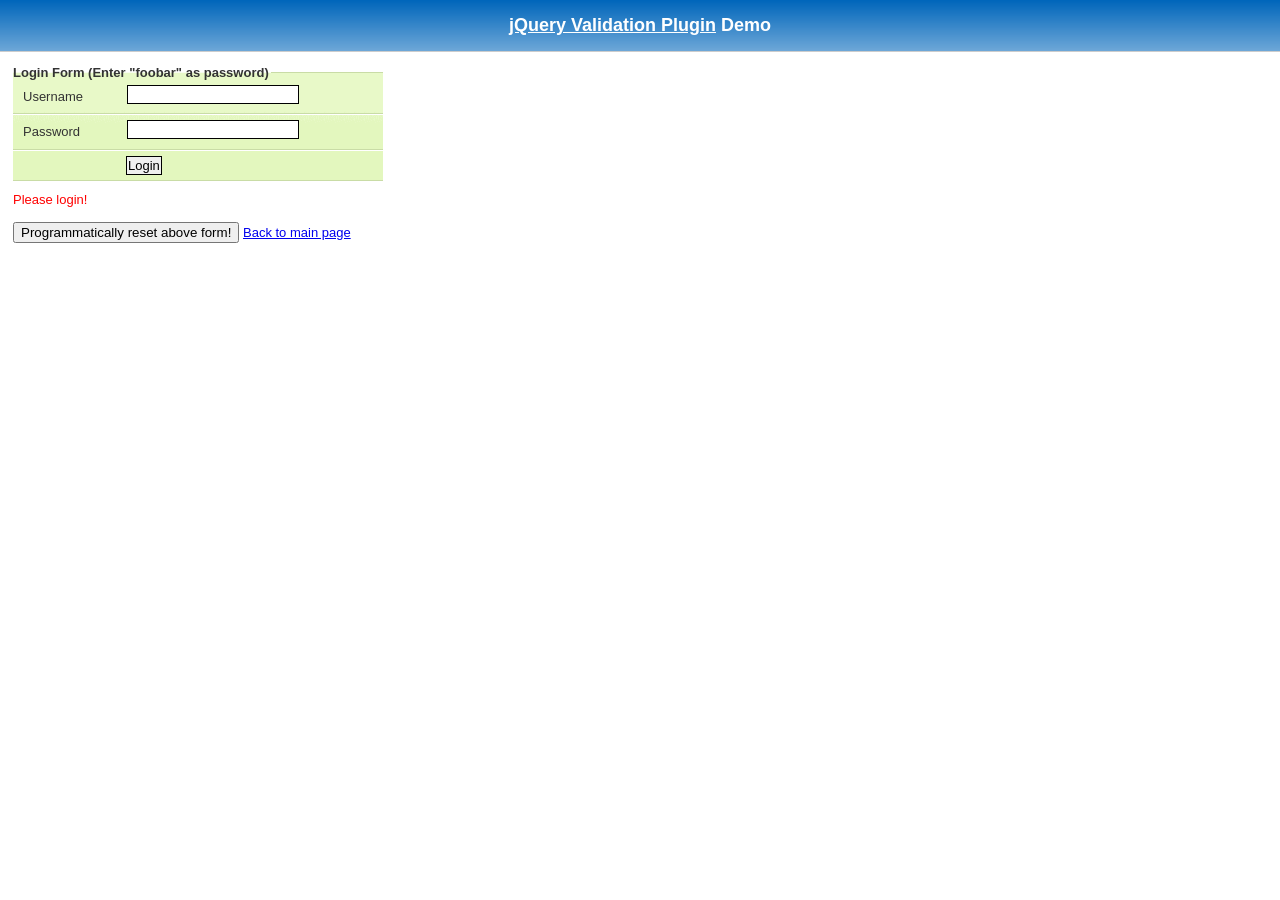
<file: assets/vendors/jquery-validation-1.15.0/demo/ajaxSubmit-integration-demo.html>
<!DOCTYPE html>
<html lang="en">
<head>
	<meta charset="utf-8">
	<title>Test for jQuery validate() plugin</title>
	<link rel="stylesheet" media="screen" href="css/screen.css">
	<style>
	.warning {
		color: red;
	}
	</style>
	<script src="../lib/jquery.js"></script>
	<script src="../lib/jquery.mockjax.js"></script>
	<script src="../lib/jquery.form.js"></script>
	<script src="../dist/jquery.validate.js"></script>
	<script>
	jQuery(function() {
		$.mockjax({
			url: "login.action",
			response: function(settings) {
				var user = settings.data.match(/user=(.+?)($|&)/)[1],
					password = settings.data.match(/password=(.+?)($|&)/)[1];
				if (password !== "foobar") {
					this.responseText = "Your password is wrong (must be foobar).";
					return;
				}
				this.responseText = "Hi " + user + ", welcome back.";
			},
			responseStatus: 200,
			responseTime: 500
		});

		// show a simple loading indicator
		var loader = jQuery('<div id="loader"><img src="images/loading.gif" alt="loading..."></div>')
			.css({
				position: "relative",
				top: "1em",
				left: "25em",
				display: "inline"
			})
			.appendTo("body")
			.hide();
		jQuery().ajaxStart(function() {
			loader.show();
		}).ajaxStop(function() {
			loader.hide();
		}).ajaxError(function(a, b, e) {
			throw e;
		});

		var v = jQuery("#form").validate({
			submitHandler: function(form) {
				jQuery(form).ajaxSubmit({
					target: "#result"
				});
			}
		});

		jQuery("#reset").click(function() {
			v.resetForm();
		});
	});
	</script>
</head>
<body>
<h1 id="banner"><a href="http://jqueryvalidation.org/">jQuery Validation Plugin</a> Demo</h1>
<div id="main">
	<form method="post" class="cmxform" id="form" action="login.action">
		<fieldset>
			<legend>Login Form (Enter "foobar" as password)</legend>
			<p>
				<label for="user">Username</label>
				<input id="user" name="user" title="Please enter your username (at least 3 characters)" class="required" minlength="3">
			</p>
			<p>
				<label for="pass">Password</label>
				<input type="password" name="password" id="password" class="required" minlength "5">
			</p>
			<p>
				<input class="submit" type="submit" value="Login">
			</p>
		</fieldset>
	</form>
	<div id="result" class="warning">Please login!</div>
	<br>
	<button id="reset">Programmatically reset above form!</button>
	<a href="index.html">Back to main page</a>
</div>
</body>
</html>
</file>
<file: assets/css/style.css>
@charset "UTF-8";@import url("https://fonts.googleapis.com/css?family=Work+Sans:300,400,500,600,700");@import url("https://fonts.googleapis.com/css?family=Libre+Baskerville:400,400i");a,abbr,acronym,address,applet,article,aside,audio,b,big,blockquote,body,canvas,caption,center,cite,code,dd,del,details,dfn,div,dl,dt,em,embed,fieldset,figcaption,figure,footer,form,h1,h2,h3,h4,h5,h6,header,hgroup,html,i,iframe,img,ins,kbd,label,legend,li,mark,menu,nav,object,ol,output,p,pre,q,ruby,s,samp,section,small,span,strike,strong,sub,summary,sup,table,tbody,td,tfoot,th,thead,time,tr,tt,u,ul,var,video{margin:0;padding:0;border:0;font-size:100%;font:inherit;vertical-align:baseline}article,aside,details,figcaption,figure,footer,header,hgroup,menu,nav,section{display:block}body{line-height:1}ol,ul{list-style:none}blockquote,q{quotes:none}blockquote:after,blockquote:before,q:after,q:before{content:"";content:none}

/*! normalize.css v3.0.2 | MIT License | git.io/normalize */html{font-family:sans-serif;-ms-text-size-adjust:100%;-webkit-text-size-adjust:100%}article,aside,details,figcaption,figure,footer,header,hgroup,main,menu,nav,section,summary{display:block}audio,canvas,progress,video{display:inline-block;vertical-align:baseline}audio:not([controls]){display:none;height:0}[hidden],template{display:none}a{background-color:transparent}a:active,a:hover{outline:0}abbr[title]{border-bottom:1px dotted}b,strong{font-weight:700}dfn{font-style:italic}mark{background:#ff0;color:#000}small{font-size:80%}sub,sup{font-size:75%;line-height:0;position:relative;vertical-align:baseline}sup{top:-.5em}sub{bottom:-.25em}img{border:0}svg:not(:root){overflow:hidden}hr{box-sizing:content-box;height:0}pre{overflow:auto}code,kbd,pre,samp{font-family:monospace,monospace;font-size:1em}button,input,optgroup,select,textarea{color:inherit;font:inherit;margin:0;outline:0}button{overflow:visible}button,select{text-transform:none}button,html input[type=button],input[type=reset],input[type=submit]{-webkit-appearance:button;cursor:pointer}button[disabled],html input[disabled]{cursor:default}button::-moz-focus-inner,input::-moz-focus-inner{border:0;padding:0}input{line-height:normal;outline:0}input[type=checkbox],input[type=radio]{box-sizing:border-box;padding:0}input[type=number]::-webkit-inner-spin-button,input[type=number]::-webkit-outer-spin-button{height:auto}input[type=search]{-webkit-appearance:textfield;box-sizing:content-box}input[type=search]::-webkit-search-cancel-button,input[type=search]::-webkit-search-decoration{-webkit-appearance:none}fieldset{border:1px solid silver;margin:0 2px;padding:.35em .625em .75em}legend{border:0;padding:0}textarea{overflow:auto}optgroup{font-weight:700}table{border-collapse:collapse;border-spacing:0}td,th{padding:0}li,ol,ul{list-style:none}a{color:inherit}.clearfix:after,.clearfix:before{content:" ";display:table}.clearfix:after{clear:both}*,:after,:before{box-sizing:border-box}input[placeholder]{text-overflow:ellipsis}input:-moz-placeholder,input::-moz-placeholder{text-overflow:ellipsis}input:-ms-input-placeholder{text-overflow:ellipsis}label{cursor:pointer;-webkit-user-select:none;-moz-user-select:none;-ms-user-select:none;-o-user-select:none;user-select:none}textarea{resize:vertical}input:focus,textarea:focus{outline:none}ul{list-style:none}li,ul{margin:0;padding:0}h1,h2,h3,h4,h5,h6,p{display:block;margin:0;padding:0}button{-webkit-appearance:none;-moz-appearance:none;appearance:none}a{outline:none;text-decoration:none}audio,canvas,iframe,img,svg,video{vertical-align:middle}::-moz-selection{color:#565656;background:rgba(86,86,86,.3)}::selection{color:#565656;background:rgba(86,86,86,.3)}:root{font-size:62.5%}html{height:100%;overflow-x:hidden}body,html{width:100%;margin:0;padding:0}body{font-size:1.4rem;position:relative;color:#565656;background:#fff;font-family:Work Sans,sans-serif}body:before{opacity:0;transition:opacity .2s;content:"";position:absolute;top:0;left:0;bottom:0;right:0;background-color:hsla(0,0%,100%,.7);visibility:hidden}.full-width{overflow:hidden!important}.full-width:before{z-index:10;opacity:1;visibility:visible}section{position:relative}.main-content{padding-top:10rem}img{max-width:100%}@media only screen and (max-width:61.9375em){.main-content{padding-top:0}}.container-fluid{width:100%;max-width:120rem;margin:0 auto}.small-container{width:100%;max-width:63rem;margin:0 auto;padding-left:3rem;padding-right:3rem}@media only screen and (max-width:47.9375em){.small-container{padding-left:1.5rem;padding-right:1.5rem}}.menu-btn{font-size:5rem;display:none;width:1em;height:1em;position:absolute;right:3rem;padding:0;border:none;background-color:transparent;outline:none;-webkit-user-select:none;-moz-user-select:none;-ms-user-select:none;user-select:none;-webkit-appearance:none;-moz-appearance:none;appearance:none;z-index:101}.menu-btn:hover .menu-btn_bottom,.menu-btn:hover .menu-btn_middle,.menu-btn:hover .menu-btn_top{background-color:#ffe16b}.menu-btn_bottom,.menu-btn_middle,.menu-btn_top{background:#000;will-change:transform}.menu-btn span{display:block}.menu-btn_inner{width:.7em;height:.7em;position:absolute;top:.16em;bottom:0;left:0;right:0;margin:auto;z-index:200}.menu-btn_top{top:0}.menu-btn_middle,.menu-btn_top{display:block;position:relative;width:.7em;height:.08em;border:none;border-radius:.08em;transition:top .2s,-webkit-transform .5s;transition:transform .5s,top .2s;transition:transform .5s,top .2s,-webkit-transform .5s}.menu-btn_middle{top:.14em}.menu-btn_bottom{display:block;position:relative;width:.7em;height:.08em;top:.28em;border:none;border-radius:.08em;transition:-webkit-transform .5s;transition:transform .5s;transition:transform .5s, -webkit-transform .5s}.is-swipe-menu-shown .menu-btn_inner:hover .menu-btn_bottom,.is-swipe-menu-shown .menu-btn_inner:hover .menu-btn_middle,.is-swipe-menu-shown .menu-btn_inner:hover .menu-btn_top{background:#ffe16b}.is-swipe-menu-shown .menu-btn_inner .menu-btn_bottom,.is-swipe-menu-shown .menu-btn_inner .menu-btn_middle,.is-swipe-menu-shown .menu-btn_inner .menu-btn_top{background:#000}.is-swipe-menu-shown .menu-btn_inner .menu-btn_top{top:.18em;-webkit-transform:rotate(-45deg);transform:rotate(-45deg)}.is-swipe-menu-shown .menu-btn_inner .menu-btn_middle{top:.1em;-webkit-transform:rotate(45deg);transform:rotate(45deg)}.is-swipe-menu-shown .menu-btn_inner .menu-btn_bottom{opacity:0;top:0;-webkit-transform:rotate(180deg);transform:rotate(180deg)}@media only screen and (max-width:61.9375em){.menu-btn{display:inline-block}}@media only screen and (max-width:47.9375em){.menu-btn{width:5.8rem;height:5.8rem;right:1rem}.menu-btn_inner{width:3.1rem;height:2.7rem}.menu-btn_middle,.menu-btn_top{width:2.7rem;height:.2rem}.menu-btn_middle{top:.7rem}.menu-btn_bottom{width:2.7rem;height:.2rem;top:1.4rem}.is-swipe-menu-shown .menu-btn_inner .menu-btn_top{top:1rem}.is-swipe-menu-shown .menu-btn_inner .menu-btn_middle{top:.8rem}}@media only screen and (max-width:30em){.menu-btn{height:4.8rem}}body.is-swipe-menu-shown .section,body.is-swipe-menu-shown .toggle-menu{visibility:visible}body.is-swipe-menu-shown .swipe-menu{transition:-webkit-transform .5s ease-out;transition:transform .5s ease-out;transition:transform .5s ease-out, -webkit-transform .5s ease-out;-webkit-transform:translateX(0);transform:translateX(0);box-shadow:0 -2px 5px 2px rgba(0,0,0,.4)}body.is-swipe-menu-shown .footer:after,body.is-swipe-menu-shown .header:after,body.is-swipe-menu-shown .main-content:after{content:"";display:block;position:absolute;top:0;right:0;bottom:0;left:0;background:rgba(0,0,0,.25);z-index:1}.menu-btn{z-index:4}.swipe-menu{display:flex;max-width:100%;z-index:2}.swipe-menu,.swipe-menu_list{justify-content:center;align-items:center}.swipe-menu_list{position:absolute;top:6rem;right:-6rem;z-index:0;background-color:#fff;display:none;flex-direction:column;border-radius:30px;transition:all .25s;padding:1rem 5rem;cursor:context-menu;box-shadow:0 7px 13px 3px rgba(0,0,0,.6)}.swipe-menu_item{font-size:1.8rem;padding:1rem 0}.swipe-menu__list{display:flex;justify-content:center}.swipe-menu__list>li{display:block;padding-right:5.5rem;white-space:nowrap}.swipe-menu__list>li a{display:block;font-weight:400;position:relative;height:inherit;transition:all .2s ease-out;color:#565656;text-transform:uppercase;padding-top:4.3rem;padding-bottom:4.3rem}.swipe-menu__list>li a:hover{color:#ffe16b}.dropdown-item{position:relative}.dropdown-item:hover ul{opacity:1;visibility:visible;z-index:3;-webkit-transform:translateY(0);transform:translateY(0)}.dropdown-item ul{position:absolute;top:10rem;left:-4.5rem;-webkit-transform:translateY(-10%);transform:translateY(-10%);text-align:center;background-color:#fff;border-radius:5px;box-shadow:0 0 5px 0 rgba(0,0,0,.2);z-index:-1;opacity:0;visibility:hidden;transition:all .2s}.dropdown-item ul li a{padding:1.5rem}.dropdown-item:before{content:"";display:block;position:absolute;top:50%;-webkit-transform:translateY(-50%);transform:translateY(-50%);right:4rem;width:0;height:0;border-left:3.5px solid transparent;border-right:3.5px solid transparent;border-top:4px solid #ffe16b}@media only screen and (max-width:61.9375em){.swipe-menu{overflow-y:auto;display:flex;height:100%;width:360px;text-align:center;position:fixed;top:0;right:0;-webkit-transform:translateX(360px);transform:translateX(360px);transition:-webkit-transform .2s ease-out;transition:transform .2s ease-out;transition:transform .2s ease-out, -webkit-transform .2s ease-out;background:#fff;z-index:2}.swipe-menu__list{display:block;margin:0 auto}.swipe-menu__list>li{margin-bottom:30px;padding-right:0}.swipe-menu__list>li a{font-size:18px;padding:0}.swipe-menu__list>li a:before{content:"";display:none}.dropdown-item ul{position:static;margin-top:30px;-webkit-transform:translateY(0);transform:translateY(0);text-align:center;background-color:transparent;border-radius:0;box-shadow:none;z-index:1;opacity:1;visibility:visible;transition:all .2s}.dropdown-item ul li{margin-bottom:30px}.dropdown-item ul li a{padding:0;font-size:18px}.dropdown-item:before{display:none}}.search-popup{position:absolute;right:0;left:0;top:0;background-color:#fff;box-shadow:0 0 7.6px .4px rgba(17,20,48,.11);padding-top:20rem;padding-bottom:20rem;z-index:-1;opacity:0;visibility:hidden;transition:all .25s}.search-popup-form{max-width:97.5rem;margin:0 auto}.search-input-block{position:relative}.search-input-block:before{content:""}.search-input-btn{border:none;background-color:transparent;position:absolute;top:50%;-webkit-transform:translateY(-50%);transform:translateY(-50%);left:0;background-image:url(../../assets/images/icons/search.svg);height:2rem;width:2rem}.seaarch-popup-input{padding:2.5rem 2rem 2.5rem 6rem;border:none;width:100%;border-bottom:1px solid #f2f2f6;font-size:3.6rem;font-weight:300;color:#c2c2c2}.seaarch-popup-input::-webkit-input-placeholder{color:#c2c2c2}.seaarch-popup-input:-moz-placeholder,.seaarch-popup-input::-moz-placeholder{color:#c2c2c2}.seaarch-popup-input:-ms-input-placeholder{color:#c2c2c2}.search-cross{height:2rem;position:absolute;top:4.2rem;right:7.5rem}.search-cross:hover{cursor:pointer}@media only screen and (max-width:61.9375em){.search-input-block{padding-left:1.5rem;padding-right:1.5rem}.search-input-btn{left:1.8rem}.seaarch-popup-input{padding:1rem 2rem 1rem 3rem;width:100%;font-size:2.6rem}.search-cross{height:1.8rem;top:2.2rem;right:2.5rem}}table{width:100%;border-right:1px solid #f0f0f0;border-left:1px solid #f0f0f0;max-width:63rem;margin:3.5rem auto 2.5rem}tr:nth-child(odd){background:#fafbfc}tr:first-child,tr:nth-child(2n){background:#fff}tr:first-child{border-top:1px solid #f0f0f0}tr:first-child,tr:last-child{border-bottom:1px solid #f0f0f0}th{padding:1.9rem 1.5rem;color:#797979;font-size:1.2rem}th:first-child{padding-left:3rem}th:last-child{padding-right:3rem}td{padding:1.2rem 1.5rem}td:first-child{padding-left:3rem}td:last-child{padding-right:3rem}td,th{text-align:left}.table-wrap{overflow-x:auto}.title{font-size:7.2rem;padding-top:1rem}.small-title{font-weight:500;font-size:2.4rem;text-transform:uppercase;text-align:center}@media only screen and (max-width:61.9375em){.title{font-size:5rem}}@media only screen and (max-width:47.9375em){.title{font-size:3rem}}.form-popup{display:flex;max-width:77rem;margin:0 auto;max-height:51rem;width:100%;height:100%;box-shadow:0 0 7.6px .4px rgba(17,20,48,.11);position:fixed;top:50%;left:50%;-webkit-transform:translate(-50%,-50%);transform:translate(-50%,-50%);z-index:-1;opacity:0;visibility:hidden;background-color:#fff;transition:all .25s}.form-popup .search-cross{height:1.8rem;top:2.2rem;right:2.5rem}.form-popup_left{max-width:37rem;width:100%;background-position:50%;background-repeat:no-repeat;background-size:cover;margin-right:6.5rem}.form-popup_right{width:100%}.form-popup_title{font-size:2.4rem;color:#0f0f0f;padding-top:6rem}.form-contact{max-width:26rem;margin-top:5rem}.form-contact_input{width:100%;border:none;border-bottom:1px solid #aeaeae;padding-bottom:8px;font-size:12px;color:#9e9e9e}.form-contact_input::-webkit-input-placeholder{color:#9e9e9e;text-transform:uppercase}.form-contact_input:-moz-placeholder,.form-contact_input::-moz-placeholder{color:#9e9e9e;text-transform:uppercase}.form-contact_input:-ms-input-placeholder{color:#9e9e9e;text-transform:uppercase}.form-contact textarea{min-height:6.4rem;resize:none}.form-contact_input-block{margin-top:3rem}.form-contact_btn{background-color:#ffe16b;border:none;padding:1.2rem 5rem;border-radius:30rem;text-transform:uppercase;font-size:1.6rem}@media only screen and (max-width:61.9375em){.form-popup{max-width:32rem}.form-popup_left{display:none}.form-popup_title{text-align:center}.form-contact{margin-left:auto;margin-right:auto}.form-contact_btn-block{text-align:center}}.popup-visible{opacity:1;visibility:visible;z-index:999}.hero{position:relative}.hero_content{width:100%;position:absolute;top:50%;left:50%;-webkit-transform:translate(-50%,-50%);transform:translate(-50%,-50%);z-index:1;color:#fff;text-align:center;font-weight:500;text-transform:uppercase}.hero_date{font-size:1.6rem}.slider-elem{min-height:37rem;background-position:50%;background-size:cover;background-repeat:no-repeat}@media only screen and (max-width:47.9375em){.slider-elem{min-height:25rem}}.content{line-height:1.8}.content .text-uppercase{text-transform:uppercase;font-size:1.6rem;padding-bottom:2rem}.content hr{margin-top:4rem;border:none;height:1px;color:#ddd;background-color:#ddd}.content p{padding-top:1rem}.content h3{padding-top:2.5rem;color:#0f0f0f;font-weight:500;font-size:2rem}.content blockquote{font-style:italic;font-family:Libre Baskerville,sans-serif;font-weight:400;padding-top:3.3rem;text-align:right;padding-left:7rem;position:relative}.content blockquote p{padding-top:0;text-transform:none;font-weight:500;font-size:1.6rem;color:#333;text-align:left}.content blockquote p:first-child{text-transform:none;padding-bottom:0}.content blockquote span{font-style:normal;position:relative;display:inline-block;margin-top:1.2rem;color:#797979;font-family:Work Sans,sans-serif}.content blockquote span:before{content:"";background-color:#797979;display:block;width:4rem;height:1px;position:absolute;top:50%;-webkit-transform:translateY(-50%);transform:translateY(-50%);left:-6rem}.content blockquote:before{content:"“";color:#ffe16b;font-size:8rem;display:block;position:absolute;top:0;left:-8px}@media only screen and (max-width:47.9375em){.content{text-align:center}}.latest-posts{padding-top:5.5rem}.latest-posts_wrapp{padding-top:5.5rem;padding-bottom:4.5rem}.latest-posts_list{display:flex;margin-top:2.5rem;margin-left:-1.25rem;margin-right:-1.25rem}.latest-posts_item{display:flex;align-items:center;box-shadow:0 0 7.6px .4px rgba(17,20,48,.11);background-color:#fff;padding-right:1.5rem;margin-top:2rem;margin-left:1.25rem;margin-right:1.25rem}.latest-posts_img{max-width:18.5rem;margin-right:1.5rem;height:100%}.latest-posts_img img{width:100%;height:100%;-o-object-fit:cover;object-fit:cover}.latest-posts_content{max-width:15.3rem;padding-top:1rem;padding-bottom:1rem}.latest-posts_tag{font-size:1.2rem;color:#a2a2a2;text-transform:uppercase}.latest-posts_text{margin-top:1.5rem;font-size:1.6rem;color:#0f0f0f;line-height:1.3}.latest-posts_link{margin-top:2rem;font-size:1.2rem;text-transform:uppercase;color:#0f0f0f;display:inline-block;position:relative;padding-right:2rem}.latest-posts_link:hover{text-decoration:underline}.latest-posts_link:before{content:"";display:block;position:absolute;top:50%;-webkit-transform:translateY(-50%);transform:translateY(-50%);right:0;background-image:url(../../assets/images/icons/arrow.svg);background-repeat:no-repeat;background-position:50%;height:.9rem;width:1.1rem}.latest-posts hr{margin-top:4rem;border:none;height:1px;color:#f0f0f0;background-color:#f0f0f0}@media only screen and (max-width:61.9375em){.latest-posts_list{flex-wrap:wrap;justify-content:center}}@media only screen and (max-width:47.9375em){.latest-posts{padding-top:1rem}.latest-posts_wrapp{padding-top:2.5rem;padding-bottom:.5rem}.latest-posts_item{padding-right:0;flex-direction:column;margin-right:1rem;margin-left:1rem}.latest-posts_item:last-child{margin-right:1rem}.latest-posts_item:first-child{margin-left:1rem}.latest-posts_img{height:auto;max-width:100%;margin-right:0}}.header{width:100%;z-index:2;background-color:#fff;position:absolute;box-shadow:0 0 5px 0 rgba(0,0,0,.2);padding-left:5rem;padding-right:5rem}.header_container{display:flex;align-items:center;justify-content:space-between;position:relative}.header_img{max-width:100%;height:3rem}.header_left{padding-left:1.5rem}.header_right{padding-right:1.5rem;display:flex;align-items:center}.header_search{position:relative;padding-left:5rem}.header_search:before{content:"";display:block;background-color:#e8e8e8;height:3rem;width:.1rem;position:absolute;top:50%;-webkit-transform:translateY(-50%);transform:translateY(-50%);left:0}.header_search-img{height:4rem;padding:1rem}.header_search-img:hover{cursor:pointer}@media only screen and (max-width:61.9375em){.header{position:static;padding:2rem 0}.header_right{padding-right:10rem}.header_search{padding-left:0}.header_search:before{display:none}}@media only screen and (max-width:47.9375em){.header_right{padding-right:8rem}}.footer{padding:1.5rem 6rem 3rem}.footer_container{display:flex;align-items:center;justify-content:space-between}.footer_nav{padding-top:1.5rem;display:flex}.footer_nav li{margin-right:6.5rem}.footer_nav li:last-child{margin-right:0}.footer_nav li a{text-transform:uppercase;color:#565656}.footer_nav li a:hover{text-decoration:underline}.footer_socials{padding-top:1.5rem;display:flex}.footer_socials li{margin-right:2rem}.footer_socials li a svg{width:4rem;height:4rem}.footer_copy{text-align:right;margin-top:3.5rem}.footer_copy-text{color:#b5b5b5}@media only screen and (max-width:61.9375em){.footer_container{flex-direction:column}.footer_adress,.footer_phone{padding-top:1rem;padding-bottom:1rem;text-align:center}.footer_copy{text-align:center;line-height:1.4}.footer .fa-map-marker{padding-bottom:.5rem;margin:0 auto}}@media only screen and (max-width:47.9375em){.footer{padding-left:2rem;padding-right:2rem}.footer_nav{flex-direction:column;text-align:center}.footer_nav li{margin-top:1rem;margin-right:0}}
/*# sourceMappingURL=[data-uri] */
</file>
<file: assets/vendors/jquery-validation-1.15.0/demo/css/screen.css>
/**********************************

Use: Main Screen Import

***********************************/

@import "reset.css";
@import "core.css";

@import "cmxformTemplate.css";
@import "cmxform.css";
</file>
<file: assets/vendors/jquery-validation-1.15.0/demo/marketo/stylesheet.css>
:-moz-any-link :focus {
	outline: none;
}

:focus {
	-moz-outline-style: none;
	outline: none;
}

body {
	font-size: 80%;
	margin: 0;
	padding: 0;
	font-family: tahoma, geneva, sans-serif;
	background-color: #000000;
}

a {
	color: #0653AB;
	outline: 0px;
	text-decoration: none;
}

a:hover {
	outline: 0px;
	text-decoration: underline;
}

img {
	border: 0px;
}

/* s1.0 - Page Containers */
#letterbox {
	margin: 10px auto;
	width: 883px;
	background-color: #364158;
	border: 8px solid #D4D4D4;
	padding: 1px 1px 10px 1px;
}

#header-background {
	background: url(images/back_nav_blue.gif) repeat-x;
	margin: 0px auto;
	padding: 0px;
	height: 73px;
	width: 883px;
	border-top: 4px solid #CCEAFE;
	border-bottom: 4px solid #D4D4D4;
}

#page-container {
	width: 866px;
	margin: 0px auto;
	margin-top: 33px; /* pad from top menu to actions buts*/
	margin-bottom: -11px;
	padding-top: 8px;
	padding-bottom: 8px;
	background-color: #D4D4D4; /* light grey*/
	border-right: 1px solid #464646;
}

#page-content-inner {
	width: 849px;
	margin: 0px auto;
	border-top: 1px solid #9F9FA0;
	border-left: 1px solid #A2A09A;
	background-color: #F4F1E9;
	position: relative;
}

#page-content-inner #col-left {
	width: 210px;
	float: left;
	background-color: #F4F1E9;
}

#page-content-inner #col-main {
	width: 639px;
	background-color: #ffffff;
	position: absolute;
	right: 0px;
	top: 0px;
}

#footer-container {
	width: 866px;
	position: relative;
	left: 8px;
	padding: 2px 0px 10px 0px;
	background-color: #D4D4D4; /* light grey*/
}

/* s2.0 - Global navigation bar */
.nav-global-container {
	width: 880px;
	margin: 0px auto;
	position: relative;
}

* html .nav-global-container { /* ie6 fix*/
	margin-bottom: -6px;
}

.login {
	position: absolute;
	right: 20px;
	text-align: center;
}

.login a,.login a span {
	display: block;
	height: 18px;
	font-size: 11px;
	background: url(images/login-sprite.gif) right -5px no-repeat;
	text-decoration: none;
	font-weight: bold;
	padding: 5px 10px 5px 10px;
	position: relative;
}

.login a:hover {
	color: #000000;
	text-decoration: underline;
}

div.login a span {
	background-position: left -105px;
	width: 4px;
	position: absolute;
	top: 0px;
	left: 0px;
	padding: 5px 0px 5px 0px;;
}

div.login a:hover span {

}

.logo {
	float: left;
	margin: 0px 0px -5px 0px; /* neg marging for ie6 */
}

.logo img {
	border: 0px;
	margin-left: -1px;
}

.nav-global {
	float: left;
	width: 645px;
	margin: 40px 0px 0px 40px;
	background-color: transparent;
}

.nav-global ul {
	margin: 0px;
	padding: 0px;
	list-style: none;
}

.nav-global li {
	float: left;
	white-space: nowrap;
}

div.nav-global li a,div.nav-global li a span {
	background-image: url(images/tab-sprite.gif);
	background-position: right 100px;
	background-repeat: no-repeat;
	height: 32px;
	color: #666666;
	text-decoration: none;
	font: bold 16px 'trebuchet ms';
	margin-right: 15px;
	display: block;
	position: relative;
	padding: 7px 15px 0px 15px;
}

div.nav-global li a:hover {
	background-position: right 0px;
	color: #333333;
}

div.nav-global li a:hover span {
	background-position: left -100px;
	display: block !important;
}

div.nav-global li a span {
	background-position: left 150px;
	width: 4px;
	position: absolute;
	left: 0px;
	top: 0px;
	padding: 7px 0px 0px 0px;
}

body.safari div.nav-global li a span {
	display: none;
}

div.nav-global li a.on,div.nav-global li a.on:hover {
	background-position: right -55px;
	color: #FFFFFF;
}

div.nav-global li a.on span,div.nav-global li a.on:hover span {
	background-position: left -155px;
	display: block !important;
}

div.action-container {
	position: relative;
	top: -45px;
	cursor: pointer;
}

div.action-icon-container {
	position: absolute;
	top: -17px;
	left: -17px;
	z-index: 10;
	width: 100px;
	height: 100px;
	overflow: hidden;
}

div.action-icon {
	border: 0px;
	position: absolute;
	top: -0px;
	left: 0px;
}

div.action-button-container {
	height: 106px;
	width: 180px;
	overflow: hidden;
	position: absolute;
	top: 0px;
	left: 0px;
	z-index: 5;
}

img.action-icon {
	border: 0px;
	position: absolute;
	top: 0px;
	left: 0px;
	z-index: 0
}

div.action-text {
	z-index: 20;
	color: #FFFFFF;
	position: absolute;
	left: 40px;
	top: 12px;
	font: 14px tahoma, geneva;
	padding-top: 30px;
}

div.bigbuttons {
	top: -20px;
}

div.action-header {
	z-index: 21;
	position: absolute;
	left: 40px;
	top: 10px;
}

div.action-header b {
	font: bold 17px tahoma, geneva;
	display: block;
	margin-bottom: 10px;
	color: #0b2c89;
	position: absolute;
	top: 0px;
	left: 0px;
	width: 130px;
}

div.action-header b.shadow {
	top: 1px;
	left: 1px;
	color: #d5d5d5;
}

img.action-button {
	position: relative;
}

div.hover img.action-button {
	top: -131px;
}

div.on img.action-button {
	top: -261px;
}

/* s3.0 - top of content Action Buttons */
.action-buttons {
	width: 100%; /* ie6 requires */
}

.action-buttons ul {
	position: relative;
	padding: 0px;
}

.action-buttons li {
	position: relative; /* ie6 fix */
	float: left;
	list-style: none;
	text-align: center;
	line-height: 16px;
	margin: -61px 0px 0px 0px;
}

.action-home li {
	margin: -49px 0px 0px 0px;
}

.action-buttons  a {
	display: block;
	height: 110px;
	width: 175px;
	padding: 14px 0px 0px 25px;
	text-decoration: none;
	font-size: 12px;
	font-weight: bold;
	color: #ffffff;
}

.action-buttons li span {
	color: #053880;
	line-height: 47px;
	font-size: 17px;
}

div.action-bottom {
	margin: 15px 0px 10px 0px;
	float: left;
}

div.action-bottom a {
	height: 61px;
	width: 178px;
	border: 0px;
	background: url(images/action-bottom.gif) no-repeat 0px 0px;
	color: #0b2c89;
	float: left;
	position: relative;
	font: bold 17px tahoma, geneva;
	text-decoration: none;
	margin-right: 10px;
}

div.action-bottom a span {
	position: absolute;
	top: 15px;
	left: 40px;
}

div.action-bottom a span.shadow {
	top: 16px;
	left: 41px;
	color: #d4d4d4;
}

.line-grey {
	background: url(images/line-grey.gif) 0 0 repeat-x;
	height: 2px;
	margin: 8px 25px 20px 0;
}

/* s4.0 - Home Hero Area */
.hero-background {
	position: relative;
	width: 880px;
	background: url(images/back_home-hero.jpg) 10px 0px no-repeat;
	height: 211px;
	margin: -20px 0px 45px 0px;
}

.hero-text {
	float: right;
	width: 626px;
	margin-top: 26px;
}

.hero-text a { /* Sign Up Now Button */
	padding: 5px 32px 0px 0px;
	float: right;
}

.hero-text h1 {
	font-size: 2.3em;
	line-height: 1.2em;
	color: #333333;
	font-family: Trebuchet MS;
	margin: 12px 0px 10px 10px;
}

.hero-text h2 {
	margin: 0px;
	font-weight: normal;
	font-size: 1.35em;
	margin: 5px 0px 13px 10px
}

/* s4.1 - Home Left Header tab */
.col-left-header-tab {
	position: relative; /* ie6 fix */
	background: url(images/tab_green.gif) 0 0 no-repeat;
	height: 30px;
	width: 166px;
	text-align: center;
	color: #ffffff;
	font: 20px 'trebuchet ms';
	padding-top: 2px;
	margin-top: -41px;
	margin-left: 20px;
	line-height: 29px;
	margin-bottom: 8px;
	display: block;
}

.col-left-header-tab a {
	color: #FFFFFF;
}

.callout-green {
	background: url(images/back_green-fade.gif) 0 0 repeat-x;
	font-size: 1.2em;
	padding: 10px 15px 20px 13px;
	color: #303B52;
	line-height: 1.4em;
}

/* s4.2 - Home Left Quote */
.callout-tan {
	color: #666666;
}

.callout-tan h1 {
	background: #F4F1E9 url(images/back_tan-fade.gif) 0 0 repeat-y;
	font-size: 1.1em;
	text-align: center;
	margin: 0px;
	padding: 11px 5px 11px 2px;
	color: #333333;
}

.callout-tan p {
	margin: 0px;
	margin-top: 5px;
	line-height: 1.4em;
	padding: 5px 10px 7px 13px;
}

.callout-tan p img {
	float: left;
	margin: 5px 10px 5px 0px;
}

.callout-tan div {
	text-align: left;
	padding: 5px 10px 7px 0px;
	font-weight: bold;
}

/* s4.3 - purple home boxes */
.box-purple {
	background: #C6C8E3 url(images/back_home-icons.png) 0px 0px repeat-x;
	border-left: 1px solid #ffffff;
	color: #333333;
	width: 581px;
	padding: 10px 15px 20px 15px;
}

div.box-purple a {

}

.box-purple h1 {
	font-size: 1.5em;
	margin: 10px 0px -15px 0px;
}

.box-purple li {
	margin: 0px 0px 0px -23px;
	line-height: 1.6em;
	font-size: 1em;
}

.box-purple  div {
	padding: 0px 0px 0px 110px;
}

.icon-text01 {
	background-image: url(images/icon_search-engine-market.png);
	background-repeat: no-repeat;
}

* html .icon-text01 {
	width: 460px; /* must have a width or heigh tag for ie6*/
	background-image: none;
	filter: progid : DXImageTransform . Microsoft .
		AlphaImageLoader(src = "images/icon_search-engine-market.png",
		sizingMethod = "crop");
}

.icon-text02 {
	background: url(images/icon_landing-pages.png) 0 0 no-repeat;
}

* html .icon-text02 {
	width: 460px; /* must have a width or heigh tag for ie6*/
	background-image: none;
	filter: progid : DXImageTransform . Microsoft .
		AlphaImageLoader(src = "images/icon_landing-pages.png", sizingMethod =
		"crop");
}

.icon-text03 {
	background: url(images/icon_salesforce.png) 0 0 no-repeat;
}

* html .icon-text03 {
	width: 460px; /* must have a width or heigh tag for ie6*/
	background-image: none;
	filter: progid : DXImageTransform . Microsoft .
		AlphaImageLoader(src = "images/icon_salesforce.png", sizingMethod =
		"crop");
}

/* s4.4 - news home boxes */
.callout-news {
	color: #555555;
	float: left;
	width: 49%;
	margin: 10px 1px 0px 0px;
	padding-bottom: 20px;
	text-align: left;
}

.line-news-r {
	border-right: 1px solid #D4D4D4;
}

.callout-news h1 {
	background-color: #EEEEEE;
	font-size: 1.2em;
	margin: 0px;
	padding: 11px 5px 11px 15px;
	color: #333333;
}

.callout-news p {
	margin: 10px 0px 0px 10px;
	padding: 0px 10px 7px 20px;
	background: url(images/news.gif) no-repeat left 1px;
}

.callout-news p a {

}

.callout-news ul {
	list-style-type: none;
	padding: 0;
	margin: 10px 0 0 10px;
}

.callout-news li {
	background: url(images/icon_news.gif) no-repeat left 2px;
	padding: 0px 5px 5px 20px;
}

.callout-news li a {
	display: block;
	margin-bottom: 5px;
}

.callout-news div {
	text-align: right;
}

#scrollup {
	position: relative;
	overflow: hidden;
	height: 440px;
	width: 200px
}

.headline {
	position: absolute;
	top: 600px;
	left: 5px;
	height: 585px;
	width: 190px;
	font: normal 12px tahoma, geneva !important;
}

div.more {
	margin: 5px 0px 0px 0px;
	padding: 0px 10px 0px 0px;
	letter-spacing: inherit;
}

div.more a {
	background: transparent url(images/arrow_r-blue.gif) no-repeat right 2px
		;
	font-weight: bold;
	padding: 0px 20px 0px 0px;
	font-weight: bold;
	text-decoration: none;
}

div.more a:hover {
	text-decoration: underline;
}

/* sX.0 - Left Nav */
.nav-left-back {
	background: url(images/back_nav_side.gif) 0 0 repeat-x;
}

div.empty {
	background: #F1F0E5 url(images/back_green-fade.gif) 0 0 repeat-x;
}

div.empty div.callout-green {

}

.nav-left {
	padding-top: 12px;
	/*background: url(images/logo_marketo_square.gif) 0 0 no-repeat;*/
	width: 210px;
}

.nav-left ul {
	margin: 0px;
	padding: 0px;
	list-style: none;
}

.nav-left li a {
	display: block;
	height: 24px;
	text-decoration: none;
	font-size: 12px;
	font-weight: bold;
	color: #ffffff;
	border-top: 1px solid #B3D38D;
	border-bottom: 1px solid #7CA84E;
	border-left: 1px solid #97B973;
	padding: 6px 0px 0px 20px;
}

.nav-left a:hover,.nav-left a.active:hover,#nav-left-sub a:hover {
	color: #4C6F28;
	background-color: #F4F1E9;
}

.nav-left a.open {
	background-image: url(images/arrow_d-green.gif);
	background-repeat: no-repeat;
	background-position: 6px 11px;
}

.nav-left-header-tab {
	position: relative; /* ie6 fix */
	background: url(images/tab_green.gif) 0 0 no-repeat;
	height: 32px;
	width: 166px;
	text-align: center;
	color: #ffffff;
	margin: -41px 0px 0px 22px;
	line-height: 22px;
	margin-bottom: 8px;
	display: block;
}

div.empty div.nav-left-header-tab {
	background: url(images/tab_green2.gif) 0 0 no-repeat;
}

.nav-left a.active {
	/* background: url(images/arrow_d-green.gif) 5px 10px no-repeat; */
	display: block;
	height: 24px;
	text-decoration: none;
	font-size: 12px;
	font-weight: bold;
	background-color: #F4F1E9;
	color: #4C6F28;
	border-top: 1px solid #D1E5BB;
	border-bottom: 1px solid #B0CB95;
	border-left: 1px solid #DADADA;
	padding: 6px 0px 0px 20px;
}

#nav-left-sub a {
	display: block;
	height: 24px;
	text-decoration: none;
	font-size: 12px;
	font-weight: bold;
	background-color: #D6E8C4;
	color: #4C6F28;
	border-top: 1px solid #D6E8C4;
	border-bottom: 1px solid #B0CB95;
	border-left: 1px solid #97B973;
	border-right: 1px solid #8DBE5A;
	padding: 6px 0px 0px 30px;
}

* html #nav-left-sub { /* ie6 fix */
	margin-top: -1px;
}

*+html #nav-left-sub { /* ie7 fix */
	margin-top: -1px;
}

#nav-left-sub a.active-page {
	display: block;
	height: 24px;
	text-decoration: none;
	font-size: 12px;
	font-weight: bold;
	background-color: #ffffff;
	color: #666666;
	border-top: 0px solid #7CA84E;
	border-bottom: 1px solid #B0CB95;
	border-left: 1px solid #97B973;
	border-right: 0px solid #8DBE5A;
	padding: 6px 0px 0px 30px;
	cursor: default; /* turns off hand icon for link */
}

/* sX.0 -  Main Content */
.main-content {
	color: #666666;
	position: absolute;
	right: 20px;
	padding-top: 20px;
	width: 585px;
	padding-bottom: 20px;
}

div.main-content div.main-content {

}

.main-content h1 {
	color: #5890D1;
	font-size: 1.9em;
	font-family: Trebuchet MS;
	border-bottom: 1px solid #cccccc;
	margin: 0px 10px 0px 0px;
}

.main-content h2 {
	color: #666666;
	font-size: 1.3em;
	font-weight: normal;
	margin: 10px 10px 5px 0px;
}

.main-content p {
	margin: 10px 10px 10px 0px;
	line-height: 1.55em;
}

/* sX.1 -  Main Content Sub Styles */
.sub-grey {
	border-top: 1px solid #D4D4D4;
	border-bottom: 1px solid #D4D4D4;
	background-color: #F4F4F4;
	margin: 10px 10px 0px 0px;
	padding: 0px 10px 20px 15px;
}

.sub-white {
	margin: 10px 10px 0px 0px;
	padding: 0px 10px 20px 15px;
}

img.screen-grab-r {
	margin-right: -8px;
	text-align: right;
	padding: 0px 0px 0px 10px;
}

div.main-content a.screenshot {
	float: right;
	padding: 10px 10px 0px 0px
}

.content-foot {
	border-top: 1px solid #D4D4D4;
	font-size: .9em;
	line-height: 1.45em;
	margin: 10px 20px 0px 0px;
	padding: 10px 10px 30px 0px;
}

div.main-content ul {
	position: relative;
	left: -25px;
}

div.main-content li {
	margin-bottom: 5px;
	list-style-type: disc
}

div.main-content li a {
	color: #6A6CB0;
}

/* sX.0 - Footer */
div.footer {
	color: #666666;
	font-size: .85em;
	font-weight: normal;
	height: 18px;
	margin: 0px auto;
	font-family: Tahoma, Geneva, sans-serif;
	margin-top: 10px;
}

.footer ul {
	list-style-type: none;
}

.footer li {
	float: left;
	border-right: 1px solid #666666;
	padding: 0px 7px 0px 7px;
	margin-top: 3px;
}

.footer a {
	color: #666666;
	text-decoration: none;
}

.footer a:hover {
	color: #0653AB;
	text-decoration: none;
}

.footer li.line-off {
	border-right: 0px solid #ffffff;
}

div.footer strong {
	font-weight: normal;
}

/* sX.0 - General Colors */
.line-grey,.line-grey-tier {
	border-top: 1px solid #A3A3A2;
}

.line-grey-tier {
	padding-bottom: 25px;
}

.bottom {
	height: 10px;
}

div.p10bottom {
	padding-bottom: 10px;
}

.clear {
	clear: both;
}

table.grid {
	background: #EEEEEE;
}

table.grid th {
	background-color: #F4F4F4;
}

table.grid td {
	background-color: #FFFFFF;
}

div.buttonSubmit {
	position: relative;
}

div.buttonSubmit input,div.buttonSubmit span {
	height: 36px;
	position: relative;
	background-image: url(images/button-submit.gif);
	background-repeat: no-repeat;
	background-position: right 0px;
	float: left;
	color: #FFFFFF;
	font-weight: bold;
	padding: 0px 15px 2px 15px;
	margin: 20px 0px 20px 0px;
	border: 0px;
	cursor: pointer;
	z-index: 5;
}

div.buttonSubmit input {
	width: auto;
}

div.buttonSubmit span {
	width: 4px;
	position: absolute;
	left: 0px;
	top: 0px;
	background-position: left -36px;
	padding: 0px 0px 0px 0px;
	z-index: 10;
}

body.safari div.buttonSubmit span {
	display: none
}

div.buttonSubmitHover input {
	background-position: right -72px;
}

div.buttonSubmitHover span {
	background-position: left -108px;
}

a.demoLink {
	padding: 1px 10px 0px 17px;
	height: 24px;
	background: url(images/bullet_triangle_blue.gif) no-repeat 0px 4px;
	display: block;
	float: left;
}

div.callout-tan a {
	background: none;
	color: #0653AB;
	margin: auto;
	display: block;
}

div.callout-tan a:hover {
	background: none;
	color: #0653AB;
}

label.error {
	display: block;
	color: red;
	font-style: italic;
	font-weight: normal;
}

input.error {
	border: 2px solid red;
}

p.demoBlock {
	border-bottom: 1px solid #DDDDDD;
	padding-bottom: 10px;
}

div.left-nav-callout {
	height: 200px;
	width: 190px;
	top: 55px;
	left: 5px;
	position: relative;
	padding-left: 9px;
	padding-top: 13px;
}

div.left-nav-callout img.png {
	position: absolute;
	z-index: 0;
	top: 0px;
	left: 0px;
}

div.left-nav-callout h6 {
	font: bold 14px tahoma, geneva;
	color: #333333;
	height: 36px;
	padding-left: 5px;
	margin: 0px;
	position: relative;
	z-index: 10;
}

div.left-nav-callout a {
	background: url(images/monitor24.gif) no-repeat 0px center;
	padding: 5px 0px 5px 30px;
	display: block;
	font: bold 12px tahoma, geneva;
	color: #336699;
	margin-bottom: 5px;
	position: relative;
	z-index: 10;
	width: 140px;
}

form table td {
	padding: 5px;
}

form table input {
	width: 200px;
	padding: 3px;
	margin: 0px;
}

textarea {
	width: 400px
}

td.label {
	width: 150px;
}

tr.required td.label {
	font-weight: bold;
	background: url(/images/forms/backRequiredGray.gif) no-repeat right
		center;
}

div.subTableDiv {
	width: 500px;
}

div.subTableDiv td.label {
	width: 135px;
}

ul#homeBlog li div.description {
	display: none;
}

td.field input.error, td.field select.error, tr.errorRow td.field input,tr.errorRow td.field select {
	border: 2px solid red;
	background-color: #FFFFD5;
	margin: 0px;
	color: red;
}

tr td.field div.formError {
	display: none;
	color: #FF0000;
}

tr.errorRow td.field div.formError {
	display: block;
	font-weight: normal;
}

div.error {
	color: red;
}

div.error a {
	color: #336699;
	font-size: 12px;
	text-decoration: underline
}

div.tooltip {
	position: absolute;
	left: 30px;
	bottom: 0px;
	display: none; /* in case javascript is disabled */
	width: 170px;
	background-color: #F4F1E9;
	z-index: 100;
	padding: 10px;
	border: 1px solid #CCCCCC;
}

div.offerbox {
	width: 125px;
	float: left;
	position: relative;
}

div.offerbox h3 {
	font: bold 17px tahoma, geneva;
	color: #333333;
	height: 55px;
	margin: 0px auto;
	text-align: center;
}

div.offerbox h4 {
	height: 100px;
	font: normal 13px tahoma, geneva;
	margin: 0px;
}

div.offerbox h5 {
	font: bold 14px tahoma, geneva;
	margin: 0px;
	height: 55px;
}

div.offerbox h5 small {
	float: left;
	font-weight: normal;
	font-size: 10px;
}

div.offerbox div.learnmore {
	padding-left: 25px;
}

div#marketoEditions {
	background: url(images/buynowBack.gif) no-repeat;
	width: 584px;
	height: 376px;
	float: left;
	position: relative;
	margin-bottom: 10px;
}

div.offerHeader {
	background: #0D8BBD;
	position: absolute;
	top: 20px;
	width: 266px;
	height: 34px;
	border: 1px solid #e1e4e2;
}

div.offerHeader span {
	font: 20px 'trebuchet ms';
	color: #FFFFFF;
	position: absolute;
	left: 0px;
	top: 0px;
}

div.offerHeader span.shadow {
	font: 20px 'trebuchet ms';
	color: #333333;
	position: absolute;
}

div.offerbox div.buttonSubmit {
	margin: 5px 0px 0px 10px;
}

div.footerAddress {
	position: absolute;
	bottom: 30px;
	left: 20px;
	color: #666666;
	font-size: 11px;
	display: none;
}
</file>
<file: assets/vendors/jquery-validation-1.15.0/demo/milk/milk.css>
/* GENERAL ELEMENTS */

* { margin: 0; padding: 0; }

body, input, select, textarea { font-family: verdana, arial, helvetica, sans-serif; font-size: 11px; }
body { color: #333;  background-color: #fff; text-align: center; }

a:link { color:#0060BF; text-decoration: underline; }
a:visited { color:#0060BF; text-decoration: underline; }
a:active { color:#0060BF; text-decoration: underline; }
a:hover { color:#000000; text-decoration: underline; }
	
h1, h2, h3, h4, h5, h6 { font-family: "Lucida Grande", "Lucida Sans Unicode", geneva, verdana, arial, helvetica, sans-serif; font-weight: bold; color: #666; }
h1 { font-size: 1.8em; margin: 0em 0em 0.6em 0em; color: #EC5800; }
h2 { font-size: 1.5em; margin: 1.2em 0em 0.4em 0em; }
h3 { font-size: 1.4em; margin: 1.2em 0em 0.4em 0em; color: #EC5800; }
h4 { font-size: 1.2em; margin: 1.2em 0em 0.4em 0em; }
h5 { font-size: 1.0em; margin: 1.2em 0em 0.4em 0em; }
h6 { font-size: 0.8em; margin: 1.2em 0em 0.4em 0em; }

img { border: 0px; }

p { font-size: 1.0em; line-height: 1.3em; margin: 1.2em 0em 1.2em 0em; }
li > p { margin-top: 0.2em; }
pre { font-family: monospace; font-size: 1.0em; }
strong, b { font-weight: bold; }

/* PAGE ELEMENTS */

/* Content */

#content { margin: 0em auto; width: 765px; padding: 10px 0 10px 0; text-align: left; /* Win IE5 */ }
.content { margin-left: 4.5em; margin-right: 4.5em; }
.content ol, .content ul, .content li { font-size: 1.0em; line-height: 1.3em; margin: 0.2em 0 0.1em 1.5em; }
.content ol.terms li { margin-bottom: 1em; }

/* Header */

#header { padding-bottom: 10em; }
#headerlogo { float: left; }
#headerlogo img { width: 188px; height: 83px;  }
#headernav { float: right; }

label { font-weight: bold; }
#reminders label { font-weight: normal; }

table.tabbedtable { padding-left: 3em; }
table.tabbedtable td { padding-bottom: 5px; }
table.tabbedtable label { text-align: right; padding-right: 9px; }
.hiddenlabel { visibility: hidden; }
.largelink { border: 1px solid #cacaca; padding: 10px; background-color: #E8EEF7; font-size: 1.2em; font-weight: bold; }
.largelinkwrap { padding-top: 10px; padding-bottom: 10px; }



#signuptab {
  float:left;
  width:100%;
  background:#fff url("bg.gif") repeat-x bottom;
  font-size: 1.0em;
  line-height: normal;
}
#signuptab ul {
  margin:0;
  padding: 0px 10px 0px 10px;
  list-style:none;
}
#signuptab li {
  float:left;
  background:url("left_white.png") no-repeat left top;
  margin:0;
  padding:0 3px 0 9px;
  border-bottom:1px solid #CACACA;
}
#signuptab a {
  float:left;
  display:block;
  width:.1em;
  background:url("right_white.png") no-repeat right top;
  padding:2px 15px 0px 6px;
  text-decoration:none;
  font-weight:bold;
  color:#fff;
  white-space: nowrap;
}
#signuptab > ul a {width:auto;}
/* Commented Backslash Hack hides rule from IE5-Mac \*/
#signuptab a {float:none;}
/* End IE5-Mac hack */
#signuptab a:hover {
  color:#333;
}
#signuptab #signupcurrent {
  background-position:0 -150px;
  border-width:0;
}
#signuptab #signupcurrent a {
  background-position:100% -150px;
  padding-bottom:1px;
  color:#000;
}
#signuptab li:hover, #signuptab li:hover a {
  background-position:0% -150px;
  color:#000;
}
#signuptab li:hover a {
  background-position:100% -150px;
}

/* Signup box */

#signupbox {
  width: 100%;
  text-align: center;
  margin: 0em auto;
}

#signupwrap {
  border: 1px solid #CACACA;
  border-top: 0;
  text-align: left;
  padding: 35px 10px 20px 30px;
  clear: both;
}

/* Unsupported browsers */

.orange_rbcontent { padding: 0.4em; }
.orange_rbroundbox { width: 100%; }

#unsupported {
  font-weight: bold;
  text-align: left;
}

/*#content {
  padding-top: 15px;
}*/

/* Signup form */

#signupform table {
  border-spacing: 0px;
  border-collapse: collapse;
  empty-cells: show;
}

#signupform .label {
  padding-top: 2px;
  padding-right: 8px;
  vertical-align: top;
  text-align: right;
  width: 125px;
  white-space: nowrap;
}

#signupform .field {
  padding-bottom: 10px;
  white-space: nowrap;
}

#signupform .status {
  padding-top: 2px;
  padding-left: 8px;
  vertical-align: top;
  width: 246px;
  white-space: nowrap;
}

#signupform .textfield {
  width: 150px;
}

#signupform label.error {
  background:url("../images/unchecked.gif") no-repeat 0px 0px;
  padding-left: 16px;
  padding-bottom: 2px;
  font-weight: bold;
  color: #EA5200;
}

#signupform label.checked {
  background:url("../images/checked.gif") no-repeat 0px 0px;
}

#signupform .success_msg {
  font-weight: bold;
  color: #0060BF;
  margin-left: 19px;
}

#signupform #dateformatStatus, #signupform #termsStatus {
  margin-left: 6px;
}

#signupform #dateformat_eu {
 vertical-align: middle;
}

#signupform #ldateformat_eu {
  font-weight: normal;
  vertical-align: middle;
}

#signupform #dateformat_am {
  vertical-align: middle;
}

#signupform #ldateformat_am {
  font-weight: normal;
  vertical-align: middle;
}

#signupform #termswrap {
  float: left;
}

#signupform #terms {
  vertical-align: middle;
  float: left;
  display: block;
  margin-right: 5px;
}

#signupform #lterms {
  font-weight: normal;
  vertical-align: middle;
  float: left;
  display: block;
  width: 350px;
  white-space: normal;
}

#signupform #lsignupsubmit {
  visibility: hidden;
}
</file>
<file: assets/fonts/fontello/css/animation.css>
/*
   Animation example, for spinners
*/
.animate-spin {
  -moz-animation: spin 2s infinite linear;
  -o-animation: spin 2s infinite linear;
  -webkit-animation: spin 2s infinite linear;
  animation: spin 2s infinite linear;
  display: inline-block;
}
@-moz-keyframes spin {
  0% {
    -moz-transform: rotate(0deg);
    -o-transform: rotate(0deg);
    -webkit-transform: rotate(0deg);
    transform: rotate(0deg);
  }

  100% {
    -moz-transform: rotate(359deg);
    -o-transform: rotate(359deg);
    -webkit-transform: rotate(359deg);
    transform: rotate(359deg);
  }
}
@-webkit-keyframes spin {
  0% {
    -moz-transform: rotate(0deg);
    -o-transform: rotate(0deg);
    -webkit-transform: rotate(0deg);
    transform: rotate(0deg);
  }

  100% {
    -moz-transform: rotate(359deg);
    -o-transform: rotate(359deg);
    -webkit-transform: rotate(359deg);
    transform: rotate(359deg);
  }
}
@-o-keyframes spin {
  0% {
    -moz-transform: rotate(0deg);
    -o-transform: rotate(0deg);
    -webkit-transform: rotate(0deg);
    transform: rotate(0deg);
  }

  100% {
    -moz-transform: rotate(359deg);
    -o-transform: rotate(359deg);
    -webkit-transform: rotate(359deg);
    transform: rotate(359deg);
  }
}
@-ms-keyframes spin {
  0% {
    -moz-transform: rotate(0deg);
    -o-transform: rotate(0deg);
    -webkit-transform: rotate(0deg);
    transform: rotate(0deg);
  }

  100% {
    -moz-transform: rotate(359deg);
    -o-transform: rotate(359deg);
    -webkit-transform: rotate(359deg);
    transform: rotate(359deg);
  }
}
@keyframes spin {
  0% {
    -moz-transform: rotate(0deg);
    -o-transform: rotate(0deg);
    -webkit-transform: rotate(0deg);
    transform: rotate(0deg);
  }

  100% {
    -moz-transform: rotate(359deg);
    -o-transform: rotate(359deg);
    -webkit-transform: rotate(359deg);
    transform: rotate(359deg);
  }
}
</file>
<file: assets/fonts/fontello/css/fontello-ie7.css>
[class^="icon-"], [class*=" icon-"] {
  font-family: 'fontello';
  font-style: normal;
  font-weight: normal;
 
  /* fix buttons height */
  line-height: 1em;
 
  /* you can be more comfortable with increased icons size */
  /* font-size: 120%; */
}
 
.icon-arrow { *zoom: expression( this.runtimeStyle['zoom'] = '1', this.innerHTML = '&#xe800;&nbsp;'); }
.icon-fish { *zoom: expression( this.runtimeStyle['zoom'] = '1', this.innerHTML = '&#xe807;&nbsp;'); }
.icon-wave { *zoom: expression( this.runtimeStyle['zoom'] = '1', this.innerHTML = '&#xe808;&nbsp;'); }
.icon-wedding-day { *zoom: expression( this.runtimeStyle['zoom'] = '1', this.innerHTML = '&#xe80a;&nbsp;'); }
.icon-balloons { *zoom: expression( this.runtimeStyle['zoom'] = '1', this.innerHTML = '&#xe80b;&nbsp;'); }
.icon-barbecue { *zoom: expression( this.runtimeStyle['zoom'] = '1', this.innerHTML = '&#xe80c;&nbsp;'); }
.icon-sun2 { *zoom: expression( this.runtimeStyle['zoom'] = '1', this.innerHTML = '&#xe80d;&nbsp;'); }
.icon-palm { *zoom: expression( this.runtimeStyle['zoom'] = '1', this.innerHTML = '&#xe80f;&nbsp;'); }
.icon-fishing { *zoom: expression( this.runtimeStyle['zoom'] = '1', this.innerHTML = '&#xe810;&nbsp;'); }
</file>
<file: assets/vendors/jquery-validation-1.15.0/test/qunit/qunit.css>
/*!
 * QUnit 1.18.0
 * http://qunitjs.com/
 *
 * Copyright jQuery Foundation and other contributors
 * Released under the MIT license
 * http://jquery.org/license
 *
 * Date: 2015-04-03T10:23Z
 */

/** Font Family and Sizes */

#qunit-tests, #qunit-header, #qunit-banner, #qunit-testrunner-toolbar, #qunit-userAgent, #qunit-testresult {
	font-family: "Helvetica Neue Light", "HelveticaNeue-Light", "Helvetica Neue", Calibri, Helvetica, Arial, sans-serif;
}

#qunit-testrunner-toolbar, #qunit-userAgent, #qunit-testresult, #qunit-tests li { font-size: small; }
#qunit-tests { font-size: smaller; }


/** Resets */

#qunit-tests, #qunit-header, #qunit-banner, #qunit-userAgent, #qunit-testresult, #qunit-modulefilter {
	margin: 0;
	padding: 0;
}


/** Header */

#qunit-header {
	padding: 0.5em 0 0.5em 1em;

	color: #8699A4;
	background-color: #0D3349;

	font-size: 1.5em;
	line-height: 1em;
	font-weight: 400;

	border-radius: 5px 5px 0 0;
}

#qunit-header a {
	text-decoration: none;
	color: #C2CCD1;
}

#qunit-header a:hover,
#qunit-header a:focus {
	color: #FFF;
}

#qunit-testrunner-toolbar label {
	display: inline-block;
	padding: 0 0.5em 0 0.1em;
}

#qunit-banner {
	height: 5px;
}

#qunit-testrunner-toolbar {
	padding: 0.5em 1em 0.5em 1em;
	color: #5E740B;
	background-color: #EEE;
	overflow: hidden;
}

#qunit-userAgent {
	padding: 0.5em 1em 0.5em 1em;
	background-color: #2B81AF;
	color: #FFF;
	text-shadow: rgba(0, 0, 0, 0.5) 2px 2px 1px;
}

#qunit-modulefilter-container {
	float: right;
	padding: 0.2em;
}

.qunit-url-config {
	display: inline-block;
	padding: 0.1em;
}

.qunit-filter {
	display: block;
	float: right;
	margin-left: 1em;
}

/** Tests: Pass/Fail */

#qunit-tests {
	list-style-position: inside;
}

#qunit-tests li {
	padding: 0.4em 1em 0.4em 1em;
	border-bottom: 1px solid #FFF;
	list-style-position: inside;
}

#qunit-tests > li {
	display: none;
}

#qunit-tests li.running,
#qunit-tests li.pass,
#qunit-tests li.fail,
#qunit-tests li.skipped {
	display: list-item;
}

#qunit-tests.hidepass li.running,
#qunit-tests.hidepass li.pass {
	visibility: hidden;
	position: absolute;
	width:   0px;
	height:  0px;
	padding: 0;
	border:  0;
	margin:  0;
}

#qunit-tests li strong {
	cursor: pointer;
}

#qunit-tests li.skipped strong {
	cursor: default;
}

#qunit-tests li a {
	padding: 0.5em;
	color: #C2CCD1;
	text-decoration: none;
}

#qunit-tests li p a {
	padding: 0.25em;
	color: #6B6464;
}
#qunit-tests li a:hover,
#qunit-tests li a:focus {
	color: #000;
}

#qunit-tests li .runtime {
	float: right;
	font-size: smaller;
}

.qunit-assert-list {
	margin-top: 0.5em;
	padding: 0.5em;

	background-color: #FFF;

	border-radius: 5px;
}

.qunit-collapsed {
	display: none;
}

#qunit-tests table {
	border-collapse: collapse;
	margin-top: 0.2em;
}

#qunit-tests th {
	text-align: right;
	vertical-align: top;
	padding: 0 0.5em 0 0;
}

#qunit-tests td {
	vertical-align: top;
}

#qunit-tests pre {
	margin: 0;
	white-space: pre-wrap;
	word-wrap: break-word;
}

#qunit-tests del {
	background-color: #E0F2BE;
	color: #374E0C;
	text-decoration: none;
}

#qunit-tests ins {
	background-color: #FFCACA;
	color: #500;
	text-decoration: none;
}

/*** Test Counts */

#qunit-tests b.counts                       { color: #000; }
#qunit-tests b.passed                       { color: #5E740B; }
#qunit-tests b.failed                       { color: #710909; }

#qunit-tests li li {
	padding: 5px;
	background-color: #FFF;
	border-bottom: none;
	list-style-position: inside;
}

/*** Passing Styles */

#qunit-tests li li.pass {
	color: #3C510C;
	background-color: #FFF;
	border-left: 10px solid #C6E746;
}

#qunit-tests .pass                          { color: #528CE0; background-color: #D2E0E6; }
#qunit-tests .pass .test-name               { color: #366097; }

#qunit-tests .pass .test-actual,
#qunit-tests .pass .test-expected           { color: #999; }

#qunit-banner.qunit-pass                    { background-color: #C6E746; }

/*** Failing Styles */

#qunit-tests li li.fail {
	color: #710909;
	background-color: #FFF;
	border-left: 10px solid #EE5757;
	white-space: pre;
}

#qunit-tests > li:last-child {
	border-radius: 0 0 5px 5px;
}

#qunit-tests .fail                          { color: #000; background-color: #EE5757; }
#qunit-tests .fail .test-name,
#qunit-tests .fail .module-name             { color: #000; }

#qunit-tests .fail .test-actual             { color: #EE5757; }
#qunit-tests .fail .test-expected           { color: #008000; }

#qunit-banner.qunit-fail                    { background-color: #EE5757; }

/*** Skipped tests */

#qunit-tests .skipped {
	background-color: #EBECE9;
}

#qunit-tests .qunit-skipped-label {
	background-color: #F4FF77;
	display: inline-block;
	font-style: normal;
	color: #366097;
	line-height: 1.8em;
	padding: 0 0.5em;
	margin: -0.4em 0.4em -0.4em 0;
}

/** Result */

#qunit-testresult {
	padding: 0.5em 1em 0.5em 1em;

	color: #2B81AF;
	background-color: #D2E0E6;

	border-bottom: 1px solid #FFF;
}
#qunit-testresult .module-name {
	font-weight: 700;
}

/** Fixture */

#qunit-fixture {
	position: absolute;
	top: -10000px;
	left: -10000px;
	width: 1000px;
	height: 1000px;
}
</file>
